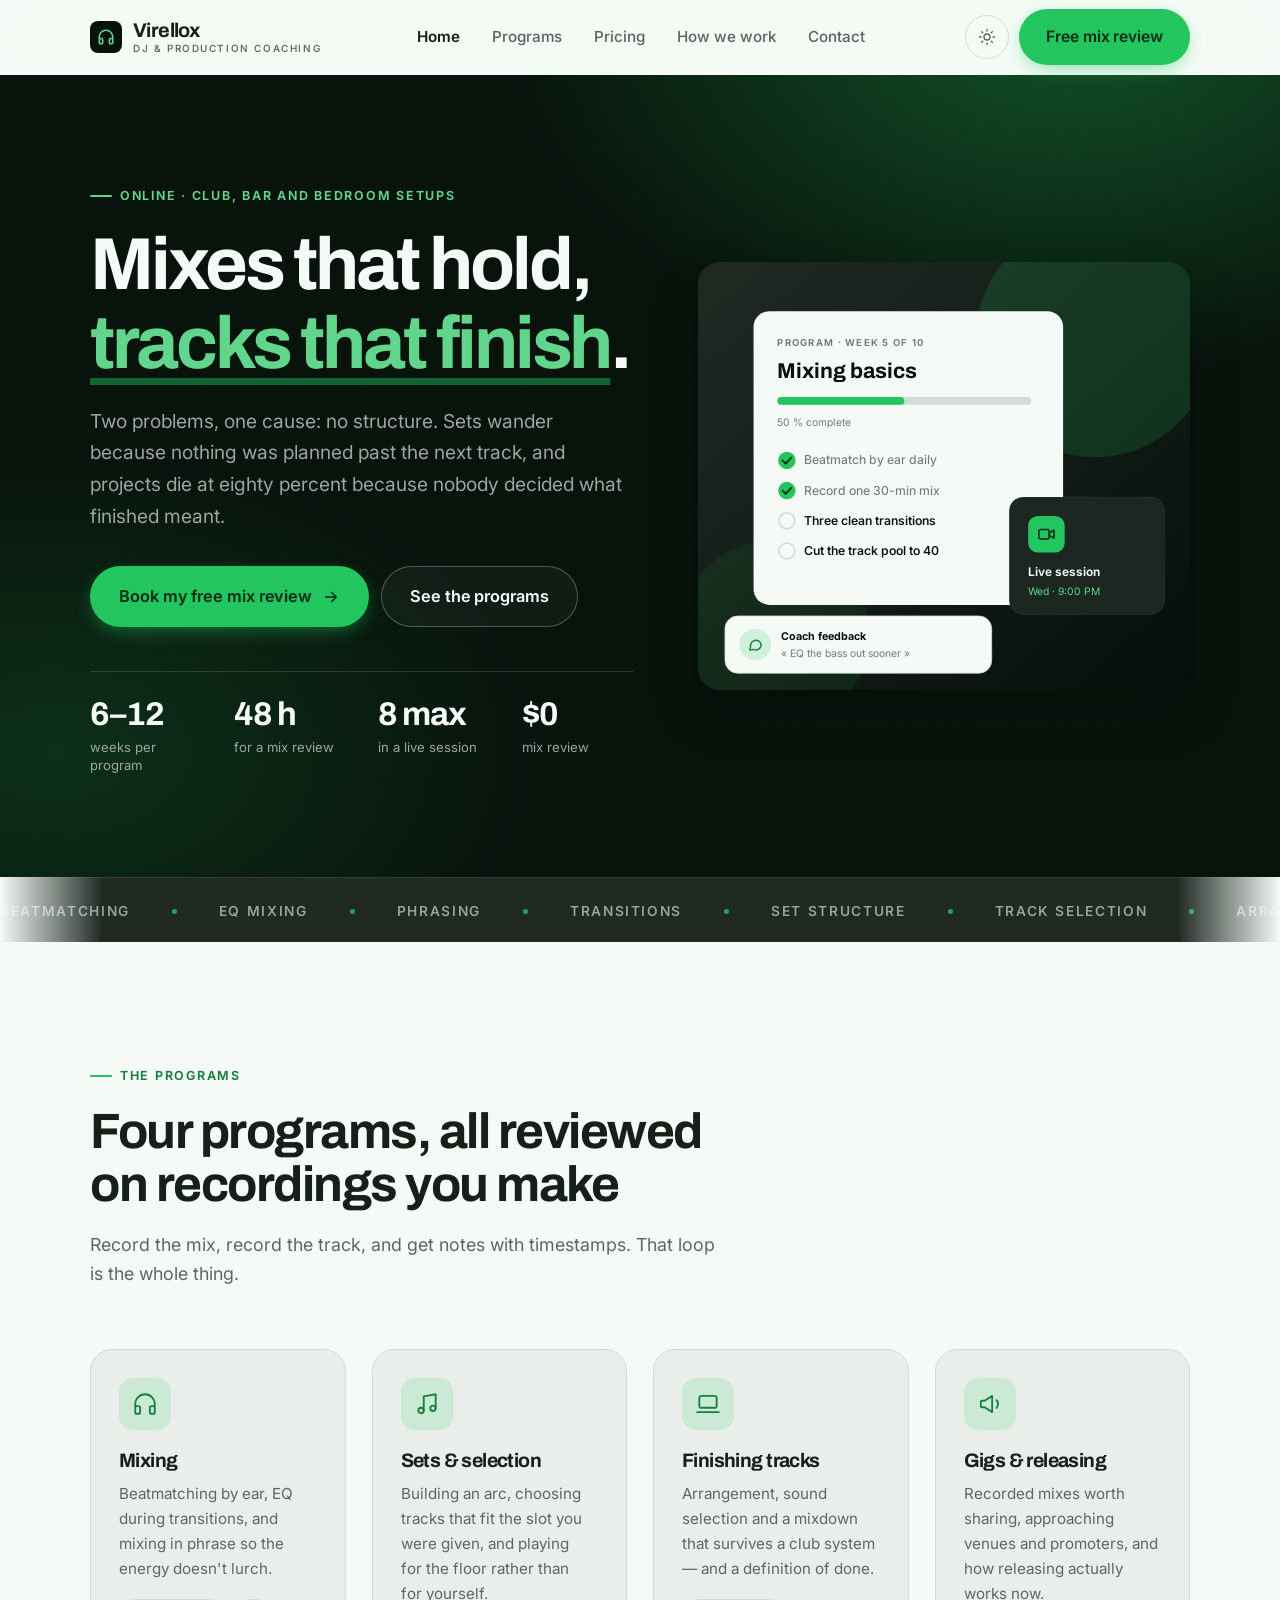
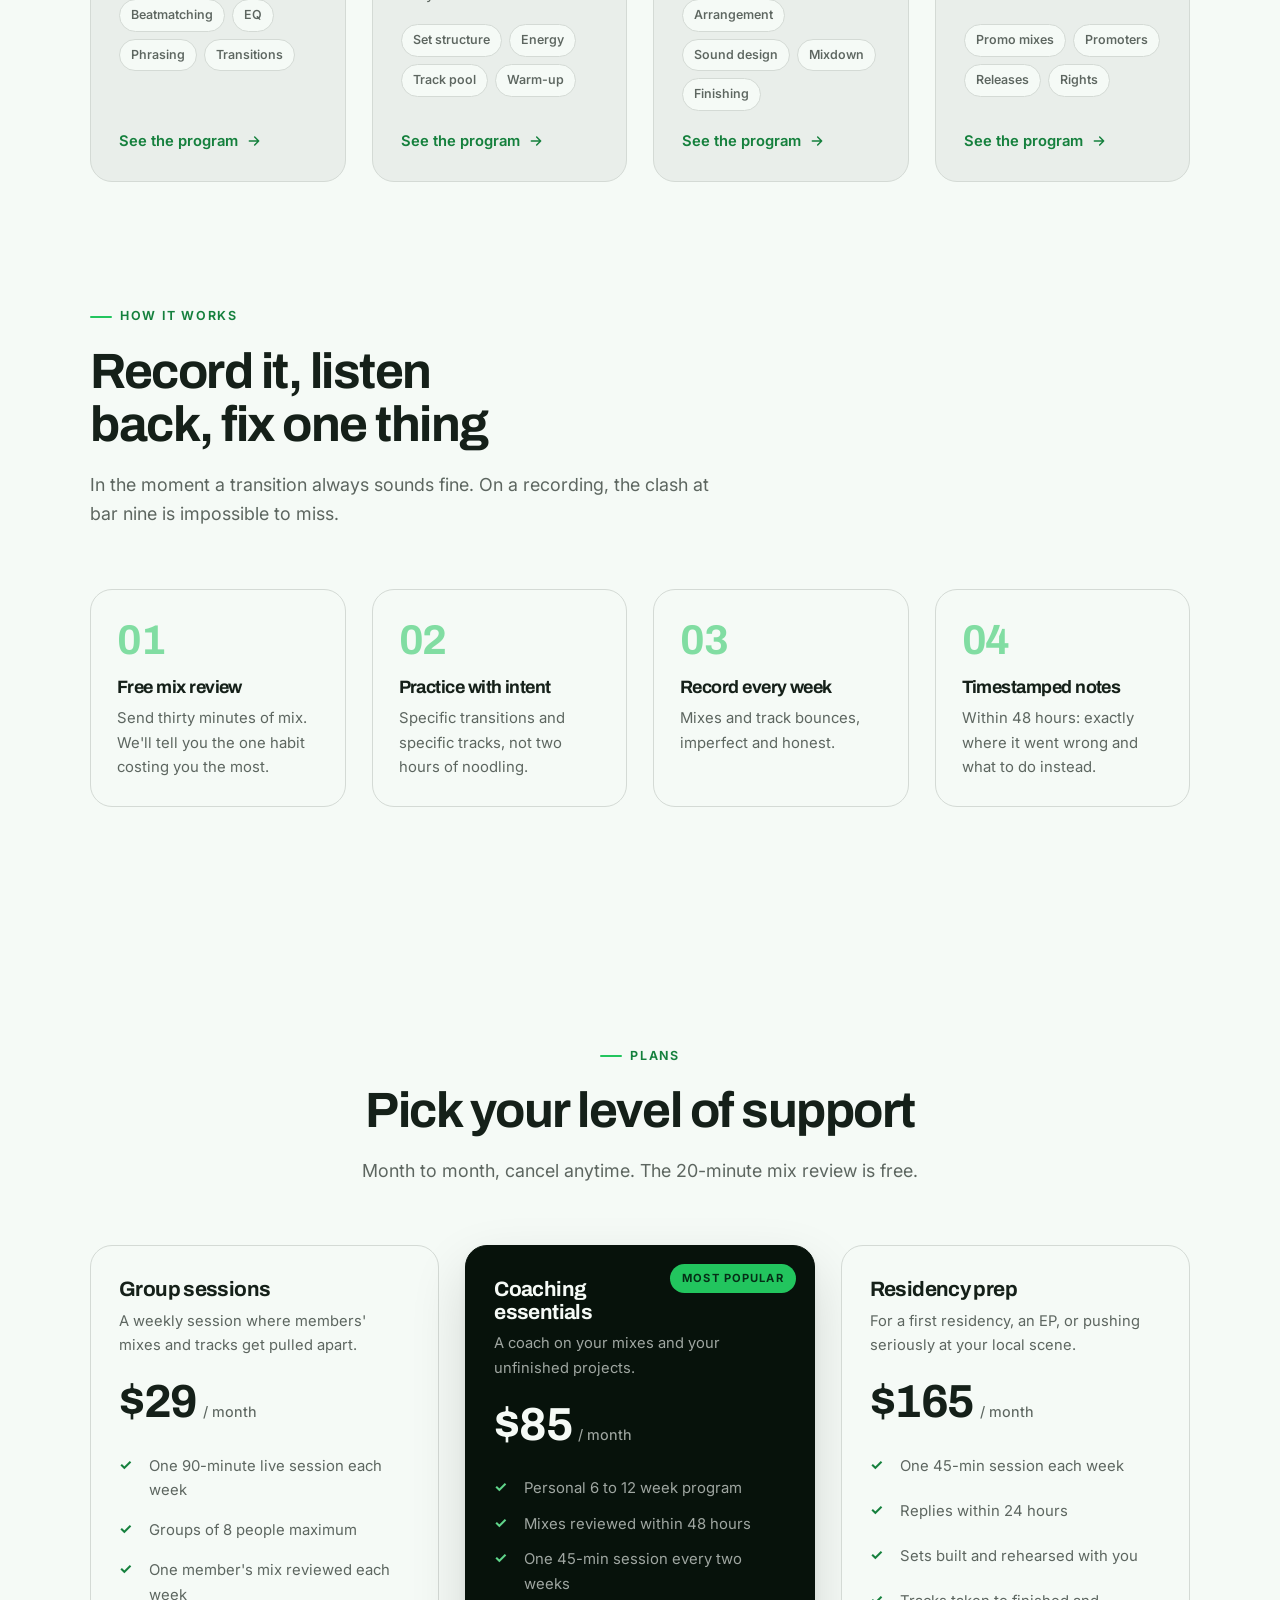
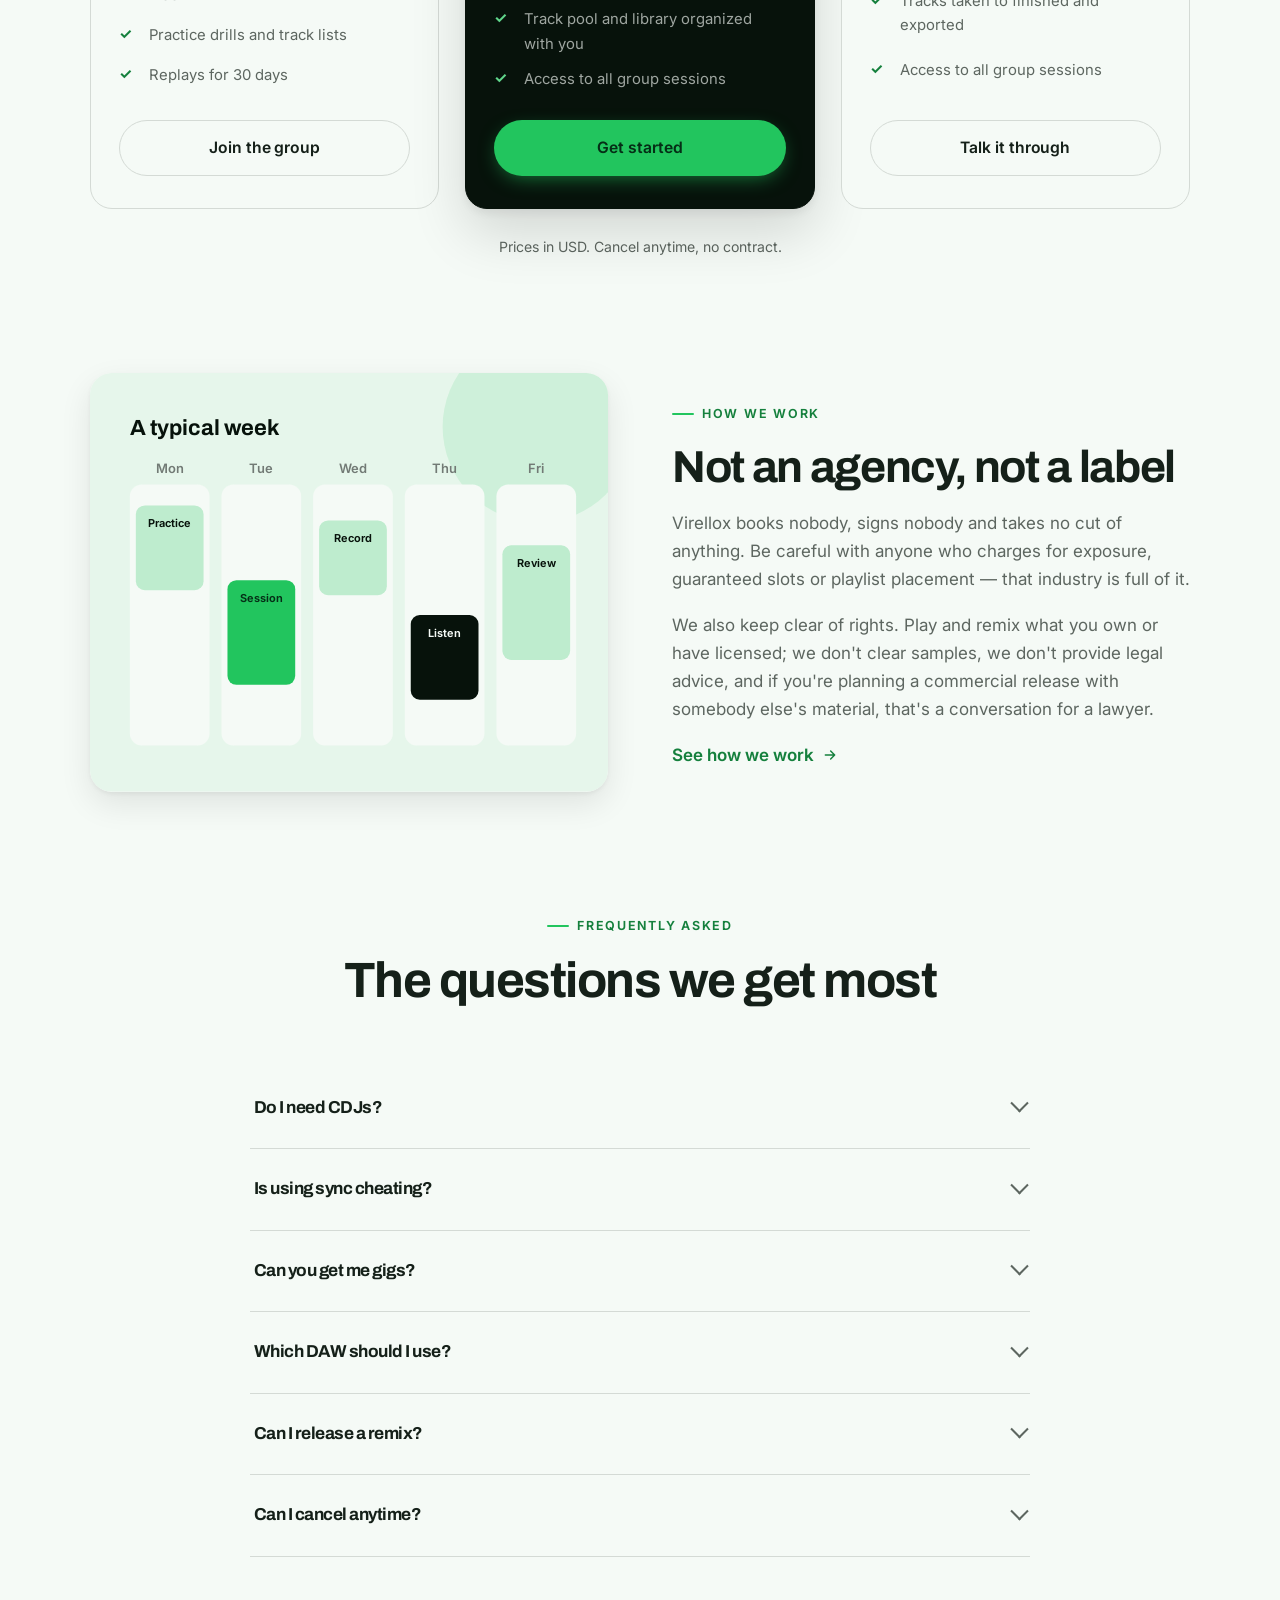
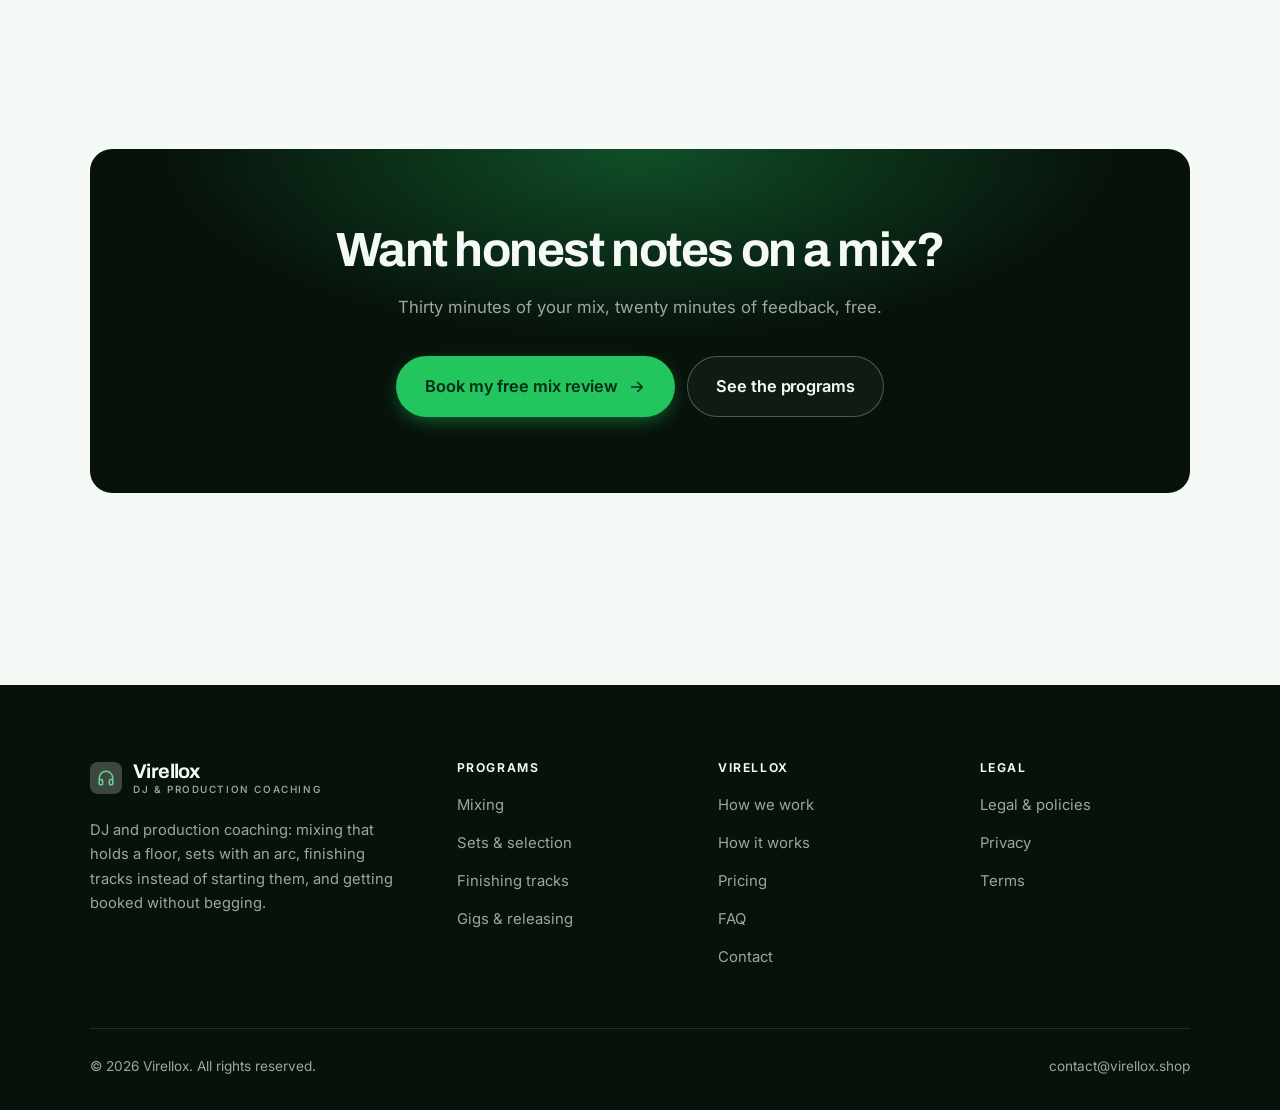
<file: index.html>
<!DOCTYPE html>
<html lang="en" class="no-js">
<head>
<meta charset="utf-8">
<meta name="viewport" content="width=device-width, initial-scale=1">
<title>Virellox — DJ coaching: mixes that hold, tracks that get finished</title>
<meta name="description" content="Online DJ and music production coaching: beatmatching and transitions, set structure, finishing tracks in your DAW, and getting your first bookings.">
<link rel="canonical" href="https://virellox.shop/">

<meta property="og:type" content="website">
<meta property="og:url" content="https://virellox.shop/">
<meta property="og:site_name" content="Virellox">
<meta property="og:locale" content="en_US">
<meta property="og:title" content="Virellox — DJ coaching: mixes that hold, tracks that get finished">
<meta property="og:description" content="Online DJ and music production coaching: beatmatching and transitions, set structure, finishing tracks in your DAW, and getting your first bookings.">
<meta name="theme-color" content="#07120b">

<link rel="icon" href="assets/img/favicon.svg" type="image/svg+xml">
<link rel="preconnect" href="https://fonts.googleapis.com">
<link rel="preconnect" href="https://fonts.gstatic.com" crossorigin>
<link rel="stylesheet" href="https://fonts.googleapis.com/css2?family=Archivo:wght@400..700&family=Inter:wght@400..700&display=swap">
<link rel="stylesheet" href="assets/css/style.css">

<!-- Thème appliqué avant le premier rendu (évite le flash) -->
<script>
document.documentElement.classList.remove('no-js');
(function(){try{var t=localStorage.getItem('site-theme');if(t){document.documentElement.setAttribute('data-theme',t);}}catch(e){}})();
</script>
<script type="application/ld+json">
{
  "@context": "https://schema.org",
  "@type": "Organization",
  "name": "Virellox",
  "url": "https://virellox.shop/",
  "email": "contact@virellox.shop",
  "description": "Online DJ and music production coaching: beatmatching and transitions, set structure, finishing tracks in your DAW, and getting your first bookings.",
  "areaServed": "US",
  "knowsLanguage": "en"
}
</script>
</head>

<body>
<a class="skip-link" href="#main">Skip to main content</a>

<header class="site-header">
  <nav class="wrap nav" aria-label="Main navigation">
    <a class="brand" href="index.html">
      <svg class="brand__mark" viewBox="0 0 64 64" aria-hidden="true">
        <rect class="bm-bg" width="64" height="64" rx="16"/>
        <g class="bm-ic" transform="translate(14 14) scale(1.5)" fill="none" stroke-width="2.1" stroke-linecap="round" stroke-linejoin="round"><path d="M3 14v-2a9 9 0 0 1 18 0v2"/><rect x="3" y="14" width="4.5" height="7" rx="1.5"/><rect x="16.5" y="14" width="4.5" height="7" rx="1.5"/></g>
      </svg>
      <span>Virellox<span class="brand__sub">DJ &amp; production coaching</span></span>
    </a>

    <ul class="nav__links" id="nav-links">
      <li><a href="index.html" aria-current="page">Home</a></li>
      <li><a href="programs.html">Programs</a></li>
      <li><a href="index.html#pricing">Pricing</a></li>
      <li><a href="about.html">How we work</a></li>
      <li><a href="contact.html">Contact</a></li>
      <li><a class="btn btn--primary" href="contact.html">Free mix review</a></li>
    </ul>

    <div class="nav__cta">
      <button class="theme-toggle" type="button" aria-label="Switch to dark theme">
        <svg class="icon-sun" viewBox="0 0 24 24" fill="none" stroke="currentColor" stroke-width="1.8" stroke-linecap="round" aria-hidden="true"><circle cx="12" cy="12" r="4"/><path d="M12 2v2m0 16v2M2 12h2m16 0h2M4.9 4.9l1.4 1.4m11.4 11.4 1.4 1.4M19.1 4.9l-1.4 1.4M6.3 17.7l-1.4 1.4"/></svg>
        <svg class="icon-moon" viewBox="0 0 24 24" fill="none" stroke="currentColor" stroke-width="1.8" stroke-linecap="round" stroke-linejoin="round" aria-hidden="true"><path d="M21 12.8A9 9 0 1 1 11.2 3a7 7 0 0 0 9.8 9.8z"/></svg>
      </button>
      <a class="btn btn--primary" href="contact.html">Free mix review</a>
      <button class="nav__toggle" type="button" aria-expanded="false" aria-controls="nav-links" aria-label="Open menu">
        <svg class="icon-open" viewBox="0 0 24 24" fill="none" stroke="currentColor" stroke-width="2" stroke-linecap="round" aria-hidden="true"><path d="M3 6h18M3 12h18M3 18h18"/></svg>
        <svg class="icon-close" viewBox="0 0 24 24" fill="none" stroke="currentColor" stroke-width="2" stroke-linecap="round" aria-hidden="true"><path d="M6 6l12 12M18 6L6 18"/></svg>
      </button>
    </div>
  </nav>
</header>

<main id="main">

<section class="hero">
  <div class="wrap hero__inner">
    <div>
      <span class="eyebrow hero__eyebrow">Online · Club, bar and bedroom setups</span>
      <h1>Mixes that hold,<br> <em>tracks that finish</em>.</h1>
      <p class="hero__lede">Two problems, one cause: no structure. Sets wander because nothing was planned past the next track, and projects die at eighty percent because nobody decided what finished meant.</p>

      <div class="hero__actions">
        <a class="btn btn--primary btn--lg" href="contact.html">Book my free mix review <svg viewBox="0 0 24 24" fill="none" stroke="currentColor" stroke-width="2.2" stroke-linecap="round" stroke-linejoin="round" aria-hidden="true"><path d="M5 12h14M13 6l6 6-6 6"/></svg></a>
        <a class="btn btn--on-dark btn--lg" href="programs.html">See the programs</a>
      </div>

      <ul class="hero__proof">
        <li><span class="stat__num">6–12</span><span class="stat__label">weeks per program</span></li>
        <li><span class="stat__num">48 h</span><span class="stat__label">for a mix review</span></li>
        <li><span class="stat__num">8 max</span><span class="stat__label">in a live session</span></li>
        <li><span class="stat__num">$0</span><span class="stat__label">mix review</span></li>
      </ul>
    </div>

    <div class="hero__art">
      <svg viewBox="0 0 620 540" role="img" aria-label="A DJ program in week 5 of 10, showing this week's practice, the next live session and coach feedback.">
        <defs>
          <linearGradient id="hbg" x1="0" y1="0" x2="1" y2="1">
            <stop offset="0" stop-color="#202a23"/><stop offset="1" stop-color="#060e09"/>
          </linearGradient>
        </defs>
        <rect width="620" height="540" rx="22" fill="url(#hbg)"/>
        <circle cx="500" cy="96" r="150" fill="#22c55e" opacity=".16"/>
        <circle cx="96" cy="470" r="120" fill="#22c55e" opacity=".08"/>

        <g style="font-family: var(--font-body)">
          <!-- Carte programme -->
          <rect x="70" y="62" width="390" height="370" rx="20" fill="#f5faf6"/>
          <text x="100" y="106" font-size="12" font-weight="650" letter-spacing="1.6" fill="#727a75">PROGRAM · WEEK 5 OF 10</text>
          <text x="100" y="146" font-size="27" font-weight="700" fill="#07120b" style="font-family: var(--font-display)">Mixing basics</text>
          <rect x="100" y="170" width="320" height="10" rx="5" fill="#d4dad5"/>
          <rect x="100" y="170" width="160" height="10" rx="5" fill="#22c55e"/>
          <text x="100" y="206" font-size="13" fill="#727a75">50 % complete</text>
          <circle cx="112" cy="250" r="11" fill="#22c55e"/><path d="M106.5 250l4 4 7-7.5" fill="none" stroke="#052e16" stroke-width="2.4" stroke-linecap="round" stroke-linejoin="round"/><text x="134" y="255" font-size="15.5" fill="#727a75" font-weight="450">Beatmatch by ear daily</text>
          <circle cx="112" cy="288" r="11" fill="#22c55e"/><path d="M106.5 288l4 4 7-7.5" fill="none" stroke="#052e16" stroke-width="2.4" stroke-linecap="round" stroke-linejoin="round"/><text x="134" y="293" font-size="15.5" fill="#727a75" font-weight="450">Record one 30-min mix</text>
          <circle cx="112" cy="326" r="10" fill="none" stroke="#d4dad5" stroke-width="2"/><text x="134" y="331" font-size="15.5" fill="#07120b" font-weight="560">Three clean transitions</text>
          <circle cx="112" cy="364" r="10" fill="none" stroke="#d4dad5" stroke-width="2"/><text x="134" y="369" font-size="15.5" fill="#07120b" font-weight="560">Cut the track pool to 40</text>

          <!-- Carte séance -->
          <rect x="392" y="296" width="196" height="148" rx="18" fill="#1d2721" stroke="#ffffff" stroke-opacity=".08"/>
          <rect x="416" y="320" width="46" height="46" rx="12" fill="#22c55e"/>
          <g transform="translate(427 331)" fill="none" stroke="#052e16" color="#052e16" stroke-width="2" stroke-linecap="round" stroke-linejoin="round"><rect x="2.5" y="6" width="13" height="12" rx="2.5"/><path d="M15.5 10.5 21.5 7v10l-6-3.5z"/></g>
          <text x="416" y="396" font-size="15" font-weight="650" fill="#f5faf6">Live session</text>
          <text x="416" y="420" font-size="13" fill="#60d58b">Wed · 9:00 PM</text>

          <!-- Retour du coach -->
          <rect x="34" y="446" width="336" height="72" rx="16" fill="#f5faf6" stroke="#d4dad5"/>
          <circle cx="72" cy="482" r="20" fill="#cff0db"/>
          <g transform="translate(62 472) scale(.84)" fill="none" stroke="#16803d" stroke-width="2.2" stroke-linecap="round" stroke-linejoin="round"><path d="M21 12a8 8 0 0 1-11.6 7.1L4 20l1-4.6A8 8 0 1 1 21 12z"/></g>
          <text x="104" y="476" font-size="13.5" font-weight="700" fill="#07120b">Coach feedback</text>
          <text x="104" y="498" font-size="13" fill="#727a75">« EQ the bass out sooner »</text>
        </g>
      </svg>
    </div>
  </div>
</section>

<div class="marquee" aria-hidden="true">
  <div class="marquee__track"><span>Beatmatching</span><span>EQ mixing</span><span>Phrasing</span><span>Transitions</span><span>Set structure</span><span>Track selection</span><span>Arrangement</span><span>Mixdown</span><span>Sampling</span><span>Bookings</span><span>Beatmatching</span><span>EQ mixing</span><span>Phrasing</span><span>Transitions</span><span>Set structure</span><span>Track selection</span><span>Arrangement</span><span>Mixdown</span><span>Sampling</span><span>Bookings</span></div>
</div>

<section class="section wrap" id="programs">
  <div class="section-head reveal">
    <span class="eyebrow">The programs</span>
    <h2>Four programs, all reviewed on recordings you make</h2>
    <p>Record the mix, record the track, and get notes with timestamps. That loop is the whole thing.</p>
  </div>
  <div class="grid grid--4 reveal-group">
    <a class="card" href="programs.html#mixing">
      <div class="card__icon"><svg viewBox="0 0 24 24" fill="none" stroke="currentColor" stroke-width="1.7" stroke-linecap="round" stroke-linejoin="round" aria-hidden="true"><path d="M3 14v-2a9 9 0 0 1 18 0v2"/><rect x="3" y="14" width="4.5" height="7" rx="1.5"/><rect x="16.5" y="14" width="4.5" height="7" rx="1.5"/></svg></div>
      <h3>Mixing</h3>
      <p>Beatmatching by ear, EQ during transitions, and mixing in phrase so the energy doesn't lurch.</p>
      <ul class="tags"><li>Beatmatching</li><li>EQ</li><li>Phrasing</li><li>Transitions</li></ul>
      <span class="arrow-link">See the program <svg viewBox="0 0 24 24" fill="none" stroke="currentColor" stroke-width="2.2" stroke-linecap="round" stroke-linejoin="round" aria-hidden="true"><path d="M5 12h14M13 6l6 6-6 6"/></svg></span>
    </a>
    <a class="card" href="programs.html#sets">
      <div class="card__icon"><svg viewBox="0 0 24 24" fill="none" stroke="currentColor" stroke-width="1.7" stroke-linecap="round" stroke-linejoin="round" aria-hidden="true"><path d="M9 18V5l11-2v13"/><circle cx="6.5" cy="18" r="2.5"/><circle cx="17.5" cy="16" r="2.5"/></svg></div>
      <h3>Sets &amp; selection</h3>
      <p>Building an arc, choosing tracks that fit the slot you were given, and playing for the floor rather than for yourself.</p>
      <ul class="tags"><li>Set structure</li><li>Energy</li><li>Track pool</li><li>Warm-up</li></ul>
      <span class="arrow-link">See the program <svg viewBox="0 0 24 24" fill="none" stroke="currentColor" stroke-width="2.2" stroke-linecap="round" stroke-linejoin="round" aria-hidden="true"><path d="M5 12h14M13 6l6 6-6 6"/></svg></span>
    </a>
    <a class="card" href="programs.html#production">
      <div class="card__icon"><svg viewBox="0 0 24 24" fill="none" stroke="currentColor" stroke-width="1.7" stroke-linecap="round" stroke-linejoin="round" aria-hidden="true"><rect x="4" y="4.5" width="16" height="11" rx="2"/><path d="M2 19.5h20"/></svg></div>
      <h3>Finishing tracks</h3>
      <p>Arrangement, sound selection and a mixdown that survives a club system — and a definition of done.</p>
      <ul class="tags"><li>Arrangement</li><li>Sound design</li><li>Mixdown</li><li>Finishing</li></ul>
      <span class="arrow-link">See the program <svg viewBox="0 0 24 24" fill="none" stroke="currentColor" stroke-width="2.2" stroke-linecap="round" stroke-linejoin="round" aria-hidden="true"><path d="M5 12h14M13 6l6 6-6 6"/></svg></span>
    </a>
    <a class="card" href="programs.html#gigs">
      <div class="card__icon"><svg viewBox="0 0 24 24" fill="none" stroke="currentColor" stroke-width="1.7" stroke-linecap="round" stroke-linejoin="round" aria-hidden="true"><path d="M3.5 10v4a1 1 0 0 0 1 1H7l7 4.5v-15L7 9H4.5a1 1 0 0 0-1 1zM18 8.5a5 5 0 0 1 0 7"/></svg></div>
      <h3>Gigs &amp; releasing</h3>
      <p>Recorded mixes worth sharing, approaching venues and promoters, and how releasing actually works now.</p>
      <ul class="tags"><li>Promo mixes</li><li>Promoters</li><li>Releases</li><li>Rights</li></ul>
      <span class="arrow-link">See the program <svg viewBox="0 0 24 24" fill="none" stroke="currentColor" stroke-width="2.2" stroke-linecap="round" stroke-linejoin="round" aria-hidden="true"><path d="M5 12h14M13 6l6 6-6 6"/></svg></span>
    </a>
  </div>
</section>

<section class="section section--flush wrap" id="how-it-works">
  <div class="section-head reveal">
    <span class="eyebrow">How it works</span>
    <h2>Record it, listen back, fix one thing</h2>
    <p>In the moment a transition always sounds fine. On a recording, the clash at bar nine is impossible to miss.</p>
  </div>
  <div class="grid grid--4 steps reveal-group">
    <article class="step">
      <h3>Free mix review</h3>
      <p>Send thirty minutes of mix. We'll tell you the one habit costing you the most.</p>
    </article>
    <article class="step">
      <h3>Practice with intent</h3>
      <p>Specific transitions and specific tracks, not two hours of noodling.</p>
    </article>
    <article class="step">
      <h3>Record every week</h3>
      <p>Mixes and track bounces, imperfect and honest.</p>
    </article>
    <article class="step">
      <h3>Timestamped notes</h3>
      <p>Within 48 hours: exactly where it went wrong and what to do instead.</p>
    </article>
  </div>
</section>

<section class="section wrap" id="pricing">
  <div class="section-head section-head--center reveal">
    <span class="eyebrow">Plans</span>
    <h2>Pick your level of support</h2>
    <p>Month to month, cancel anytime. The 20-minute mix review is free.</p>
  </div>
  <div class="grid grid--3 plans reveal-group">
    <article class="plan">
      
      <h3>Group sessions</h3>
      <p class="plan__desc">A weekly session where members' mixes and tracks get pulled apart.</p>
      <p class="plan__price">$29<span class="plan__period">/ month</span></p>
      <ul class="plan__features">
        <li>One 90-minute live session each week</li>
        <li>Groups of 8 people maximum</li>
        <li>One member's mix reviewed each week</li>
        <li>Practice drills and track lists</li>
        <li>Replays for 30 days</li>
      </ul>
      <a class="btn btn--ghost btn--block" href="contact.html">Join the group</a>
    </article>
    <article class="plan plan--featured">
      <span class="plan__tag">Most popular</span>
      <h3>Coaching essentials</h3>
      <p class="plan__desc">A coach on your mixes and your unfinished projects.</p>
      <p class="plan__price">$85<span class="plan__period">/ month</span></p>
      <ul class="plan__features">
        <li>Personal 6 to 12 week program</li>
        <li>Mixes reviewed within 48 hours</li>
        <li>One 45-min session every two weeks</li>
        <li>Track pool and library organized with you</li>
        <li>Access to all group sessions</li>
      </ul>
      <a class="btn btn--primary btn--block" href="contact.html">Get started</a>
    </article>
    <article class="plan">
      
      <h3>Residency prep</h3>
      <p class="plan__desc">For a first residency, an EP, or pushing seriously at your local scene.</p>
      <p class="plan__price">$165<span class="plan__period">/ month</span></p>
      <ul class="plan__features">
        <li>One 45-min session each week</li>
        <li>Replies within 24 hours</li>
        <li>Sets built and rehearsed with you</li>
        <li>Tracks taken to finished and exported</li>
        <li>Access to all group sessions</li>
      </ul>
      <a class="btn btn--ghost btn--block" href="contact.html">Talk it through</a>
    </article>
  </div>
  <p class="plans-note">Prices in USD. Cancel anytime, no contract.</p>
</section>

<section class="section section--flush wrap">
  <div class="split reveal">
    <div class="split__art">
      <svg viewBox="0 0 520 420" role="img" aria-label="Example of a typical week: Practice, Session, Record, Listen, Review.">
        <rect width="520" height="420" rx="20" fill="#e6f6eb"/>
        <circle cx="450" cy="54" r="96" fill="#22c55e" opacity=".12"/>
        <g style="font-family: var(--font-body)">
        <text x="40" y="62" font-size="22" font-weight="700" fill="#07120b" style="font-family: var(--font-display)">A typical week</text>
        <text x="80" y="100" text-anchor="middle" font-size="13" font-weight="600" fill="#727a75">Mon</text>
        <rect x="40" y="112" width="80" height="262" rx="12" fill="#f5faf6"/>
        <rect x="46" y="133" width="68" height="85" rx="9" fill="#beecce"/>
        <text x="80" y="155" text-anchor="middle" font-size="11" font-weight="650" fill="#07120b">Practice</text>
        <text x="172" y="100" text-anchor="middle" font-size="13" font-weight="600" fill="#727a75">Tue</text>
        <rect x="132" y="112" width="80" height="262" rx="12" fill="#f5faf6"/>
        <rect x="138" y="208" width="68" height="105" rx="9" fill="#22c55e"/>
        <text x="172" y="230" text-anchor="middle" font-size="11" font-weight="650" fill="#052e16">Session</text>
        <text x="264" y="100" text-anchor="middle" font-size="13" font-weight="600" fill="#727a75">Wed</text>
        <rect x="224" y="112" width="80" height="262" rx="12" fill="#f5faf6"/>
        <rect x="230" y="148" width="68" height="75" rx="9" fill="#beecce"/>
        <text x="264" y="170" text-anchor="middle" font-size="11" font-weight="650" fill="#07120b">Record</text>
        <text x="356" y="100" text-anchor="middle" font-size="13" font-weight="600" fill="#727a75">Thu</text>
        <rect x="316" y="112" width="80" height="262" rx="12" fill="#f5faf6"/>
        <rect x="322" y="243" width="68" height="85" rx="9" fill="#07120b"/>
        <text x="356" y="265" text-anchor="middle" font-size="11" font-weight="650" fill="#f5faf6">Listen</text>
        <text x="448" y="100" text-anchor="middle" font-size="13" font-weight="600" fill="#727a75">Fri</text>
        <rect x="408" y="112" width="80" height="262" rx="12" fill="#f5faf6"/>
        <rect x="414" y="173" width="68" height="115" rx="9" fill="#beecce"/>
        <text x="448" y="195" text-anchor="middle" font-size="11" font-weight="650" fill="#07120b">Review</text>
        </g>
      </svg>
    </div>
    <div>
      <span class="eyebrow">How we work</span>
      <h2>Not an agency, not a label</h2>
      <p>Virellox books nobody, signs nobody and takes no cut of anything. Be careful with anyone who charges for exposure, guaranteed slots or playlist placement — that industry is full of it.</p>
      <p>We also keep clear of rights. Play and remix what you own or have licensed; we don't clear samples, we don't provide legal advice, and if you're planning a commercial release with somebody else's material, that's a conversation for a lawyer.</p>
      <p><a class="arrow-link" href="about.html">See how we work <svg viewBox="0 0 24 24" fill="none" stroke="currentColor" stroke-width="2.2" stroke-linecap="round" stroke-linejoin="round" aria-hidden="true"><path d="M5 12h14M13 6l6 6-6 6"/></svg></a></p>
    </div>
  </div>
</section>

<section class="section section--flush wrap" id="faq">
  <div class="section-head section-head--center reveal">
    <span class="eyebrow">Frequently asked</span>
    <h2>The questions we get most</h2>
  </div>
  <div class="faq reveal">
    <details>
      <summary>Do I need CDJs?</summary>
      <p>No. A basic controller teaches everything that matters, and we'll cover the differences so club gear isn't a shock. We sell nothing and recommend by need.</p>
    </details>
    <details>
      <summary>Is using sync cheating?</summary>
      <p>It's a tool. We teach beatmatching by ear anyway, because it builds the timing awareness that makes everything else easier — then use sync if you like.</p>
    </details>
    <details>
      <summary>Can you get me gigs?</summary>
      <p>No. We're not an agency and take no commission. We coach the skills and the approach; bookings come from your local scene.</p>
    </details>
    <details>
      <summary>Which DAW should I use?</summary>
      <p>The one you already have. Switching is the most common form of procrastination in production, and we'll say so bluntly.</p>
    </details>
    <details>
      <summary>Can I release a remix?</summary>
      <p>Only with the rights to do so. We explain how it generally works and we're not lawyers — clearance is a legal matter, not a coaching one.</p>
    </details>
    <details>
      <summary>Can I cancel anytime?</summary>
      <p>Yes. No contract, no minimum term. Access stays open until the end of the month you already paid for.</p>
    </details>
  </div>
</section>

<section class="wrap section--tight">
  <div class="cta-band reveal">
    <h2>Want honest notes on a mix?</h2>
    <p>Thirty minutes of your mix, twenty minutes of feedback, free.</p>
    <div class="hero__actions">
      <a class="btn btn--primary btn--lg" href="contact.html">Book my free mix review <svg viewBox="0 0 24 24" fill="none" stroke="currentColor" stroke-width="2.2" stroke-linecap="round" stroke-linejoin="round" aria-hidden="true"><path d="M5 12h14M13 6l6 6-6 6"/></svg></a>
      <a class="btn btn--on-dark btn--lg" href="programs.html">See the programs</a>
    </div>
  </div>
</section>

</main>

<footer class="site-footer">
  <div class="wrap">
    <div class="footer__grid">
      <div class="footer__brand">
        <a class="brand" href="index.html">
          <svg class="brand__mark" viewBox="0 0 64 64" aria-hidden="true">
        <rect class="bm-bg" width="64" height="64" rx="16"/>
        <g class="bm-ic" transform="translate(14 14) scale(1.5)" fill="none" stroke-width="2.1" stroke-linecap="round" stroke-linejoin="round"><path d="M3 14v-2a9 9 0 0 1 18 0v2"/><rect x="3" y="14" width="4.5" height="7" rx="1.5"/><rect x="16.5" y="14" width="4.5" height="7" rx="1.5"/></g>
      </svg>
          <span>Virellox<span class="brand__sub">DJ &amp; production coaching</span></span>
        </a>
        <p>DJ and production coaching: mixing that holds a floor, sets with an arc, finishing tracks instead of starting them, and getting booked without begging.</p>
      </div>

      <div class="footer__col">
        <h4>Programs</h4>
        <ul>
          <li><a href="programs.html#mixing">Mixing</a></li>
          <li><a href="programs.html#sets">Sets &amp; selection</a></li>
          <li><a href="programs.html#production">Finishing tracks</a></li>
          <li><a href="programs.html#gigs">Gigs &amp; releasing</a></li>
        </ul>
      </div>

      <div class="footer__col">
        <h4>Virellox</h4>
        <ul>
          <li><a href="about.html">How we work</a></li>
          <li><a href="index.html#how-it-works">How it works</a></li>
          <li><a href="index.html#pricing">Pricing</a></li>
          <li><a href="index.html#faq">FAQ</a></li>
          <li><a href="contact.html">Contact</a></li>
        </ul>
      </div>

      <div class="footer__col">
        <h4>Legal</h4>
        <ul>
          <li><a href="legal.html">Legal &amp; policies</a></li>
          <li><a href="legal.html#privacy">Privacy</a></li>
          <li><a href="legal.html#terms">Terms</a></li>
        </ul>
      </div>
    </div>

    <div class="footer__bottom">
      <p>© <span data-year>2026</span> Virellox. All rights reserved.</p>
      <p><a href="mailto:contact@virellox.shop">contact@virellox.shop</a></p>
    </div>
  </div>
</footer>

<script src="assets/js/main.js" defer></script>
</body>
</html>
</file>
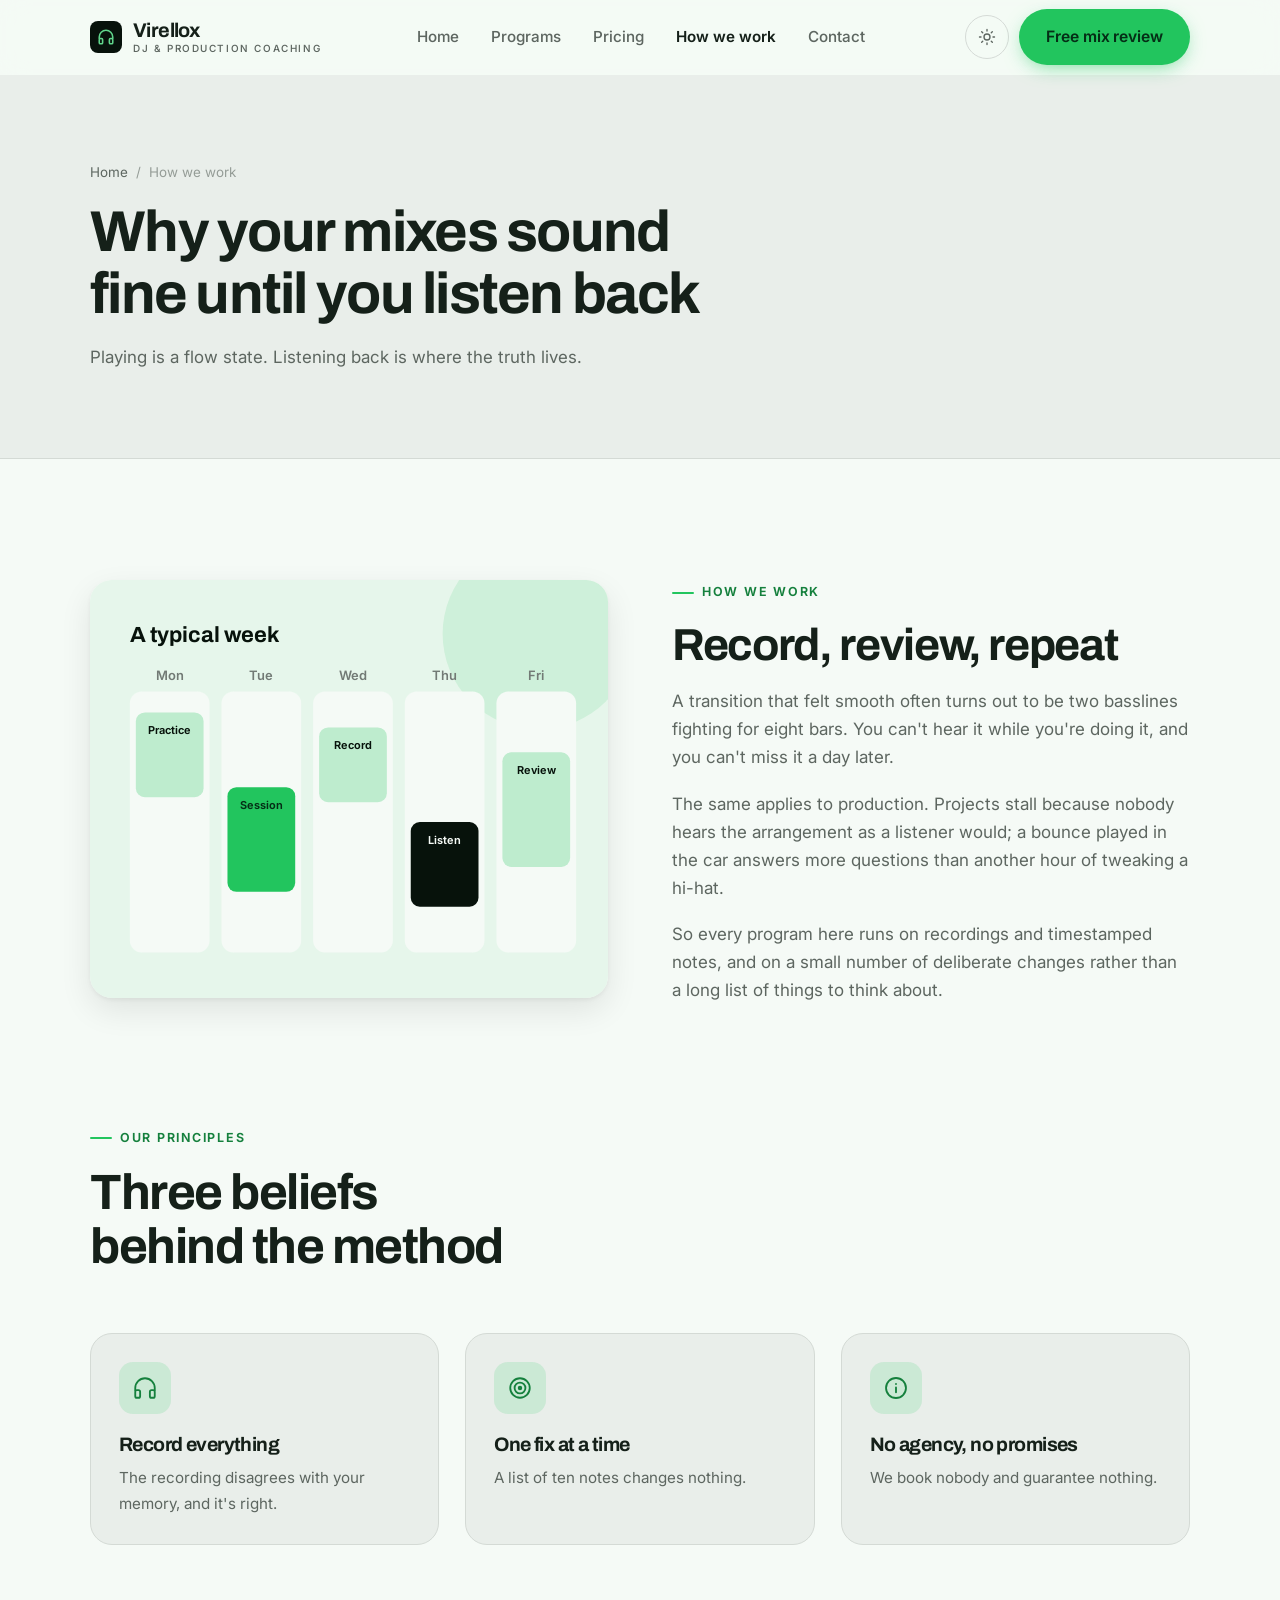
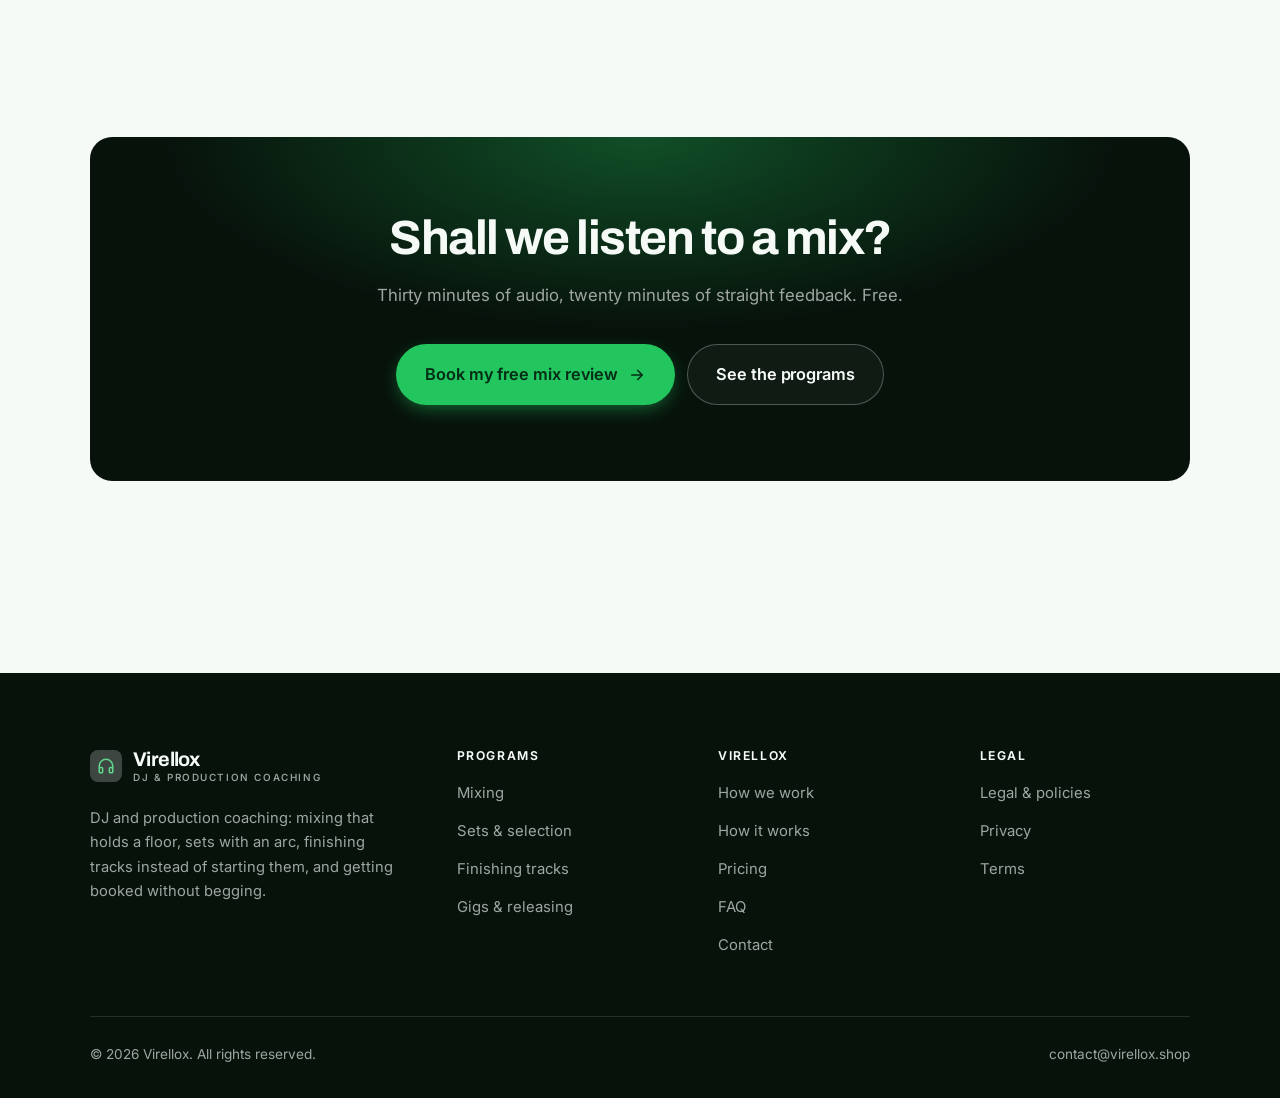
<file: about.html>
<!DOCTYPE html>
<html lang="en" class="no-js">
<head>
<meta charset="utf-8">
<meta name="viewport" content="width=device-width, initial-scale=1">
<title>How we work — Virellox</title>
<meta name="description" content="Why recording yourself is the fastest route to better mixes, and what Virellox refuses to promise.">
<link rel="canonical" href="https://virellox.shop/about.html">

<meta property="og:type" content="website">
<meta property="og:url" content="https://virellox.shop/about.html">
<meta property="og:site_name" content="Virellox">
<meta property="og:locale" content="en_US">
<meta property="og:title" content="How we work — Virellox">
<meta property="og:description" content="Why recording yourself is the fastest route to better mixes, and what Virellox refuses to promise.">
<meta name="theme-color" content="#07120b">

<link rel="icon" href="assets/img/favicon.svg" type="image/svg+xml">
<link rel="preconnect" href="https://fonts.googleapis.com">
<link rel="preconnect" href="https://fonts.gstatic.com" crossorigin>
<link rel="stylesheet" href="https://fonts.googleapis.com/css2?family=Archivo:wght@400..700&family=Inter:wght@400..700&display=swap">
<link rel="stylesheet" href="assets/css/style.css">

<!-- Thème appliqué avant le premier rendu (évite le flash) -->
<script>
document.documentElement.classList.remove('no-js');
(function(){try{var t=localStorage.getItem('site-theme');if(t){document.documentElement.setAttribute('data-theme',t);}}catch(e){}})();
</script>
</head>

<body>
<a class="skip-link" href="#main">Skip to main content</a>

<header class="site-header">
  <nav class="wrap nav" aria-label="Main navigation">
    <a class="brand" href="index.html">
      <svg class="brand__mark" viewBox="0 0 64 64" aria-hidden="true">
        <rect class="bm-bg" width="64" height="64" rx="16"/>
        <g class="bm-ic" transform="translate(14 14) scale(1.5)" fill="none" stroke-width="2.1" stroke-linecap="round" stroke-linejoin="round"><path d="M3 14v-2a9 9 0 0 1 18 0v2"/><rect x="3" y="14" width="4.5" height="7" rx="1.5"/><rect x="16.5" y="14" width="4.5" height="7" rx="1.5"/></g>
      </svg>
      <span>Virellox<span class="brand__sub">DJ &amp; production coaching</span></span>
    </a>

    <ul class="nav__links" id="nav-links">
      <li><a href="index.html">Home</a></li>
      <li><a href="programs.html">Programs</a></li>
      <li><a href="index.html#pricing">Pricing</a></li>
      <li><a href="about.html" aria-current="page">How we work</a></li>
      <li><a href="contact.html">Contact</a></li>
      <li><a class="btn btn--primary" href="contact.html">Free mix review</a></li>
    </ul>

    <div class="nav__cta">
      <button class="theme-toggle" type="button" aria-label="Switch to dark theme">
        <svg class="icon-sun" viewBox="0 0 24 24" fill="none" stroke="currentColor" stroke-width="1.8" stroke-linecap="round" aria-hidden="true"><circle cx="12" cy="12" r="4"/><path d="M12 2v2m0 16v2M2 12h2m16 0h2M4.9 4.9l1.4 1.4m11.4 11.4 1.4 1.4M19.1 4.9l-1.4 1.4M6.3 17.7l-1.4 1.4"/></svg>
        <svg class="icon-moon" viewBox="0 0 24 24" fill="none" stroke="currentColor" stroke-width="1.8" stroke-linecap="round" stroke-linejoin="round" aria-hidden="true"><path d="M21 12.8A9 9 0 1 1 11.2 3a7 7 0 0 0 9.8 9.8z"/></svg>
      </button>
      <a class="btn btn--primary" href="contact.html">Free mix review</a>
      <button class="nav__toggle" type="button" aria-expanded="false" aria-controls="nav-links" aria-label="Open menu">
        <svg class="icon-open" viewBox="0 0 24 24" fill="none" stroke="currentColor" stroke-width="2" stroke-linecap="round" aria-hidden="true"><path d="M3 6h18M3 12h18M3 18h18"/></svg>
        <svg class="icon-close" viewBox="0 0 24 24" fill="none" stroke="currentColor" stroke-width="2" stroke-linecap="round" aria-hidden="true"><path d="M6 6l12 12M18 6L6 18"/></svg>
      </button>
    </div>
  </nav>
</header>

<main id="main">

<section class="page-head">
  <div class="wrap">
    <nav class="breadcrumb" aria-label="Breadcrumb">
      <a href="index.html">Home</a><span>/</span><span aria-current="page">How we work</span>
    </nav>
    <h1>Why your mixes sound fine until you listen back</h1>
    <p>Playing is a flow state. Listening back is where the truth lives.</p>
  </div>
</section>

<section class="section wrap">
  <div class="split reveal">
    <div class="split__art">
      <svg viewBox="0 0 520 420" role="img" aria-label="Example of a typical week: Practice, Session, Record, Listen, Review.">
        <rect width="520" height="420" rx="20" fill="#e6f6eb"/>
        <circle cx="450" cy="54" r="96" fill="#22c55e" opacity=".12"/>
        <g style="font-family: var(--font-body)">
        <text x="40" y="62" font-size="22" font-weight="700" fill="#07120b" style="font-family: var(--font-display)">A typical week</text>
        <text x="80" y="100" text-anchor="middle" font-size="13" font-weight="600" fill="#727a75">Mon</text>
        <rect x="40" y="112" width="80" height="262" rx="12" fill="#f5faf6"/>
        <rect x="46" y="133" width="68" height="85" rx="9" fill="#beecce"/>
        <text x="80" y="155" text-anchor="middle" font-size="11" font-weight="650" fill="#07120b">Practice</text>
        <text x="172" y="100" text-anchor="middle" font-size="13" font-weight="600" fill="#727a75">Tue</text>
        <rect x="132" y="112" width="80" height="262" rx="12" fill="#f5faf6"/>
        <rect x="138" y="208" width="68" height="105" rx="9" fill="#22c55e"/>
        <text x="172" y="230" text-anchor="middle" font-size="11" font-weight="650" fill="#052e16">Session</text>
        <text x="264" y="100" text-anchor="middle" font-size="13" font-weight="600" fill="#727a75">Wed</text>
        <rect x="224" y="112" width="80" height="262" rx="12" fill="#f5faf6"/>
        <rect x="230" y="148" width="68" height="75" rx="9" fill="#beecce"/>
        <text x="264" y="170" text-anchor="middle" font-size="11" font-weight="650" fill="#07120b">Record</text>
        <text x="356" y="100" text-anchor="middle" font-size="13" font-weight="600" fill="#727a75">Thu</text>
        <rect x="316" y="112" width="80" height="262" rx="12" fill="#f5faf6"/>
        <rect x="322" y="243" width="68" height="85" rx="9" fill="#07120b"/>
        <text x="356" y="265" text-anchor="middle" font-size="11" font-weight="650" fill="#f5faf6">Listen</text>
        <text x="448" y="100" text-anchor="middle" font-size="13" font-weight="600" fill="#727a75">Fri</text>
        <rect x="408" y="112" width="80" height="262" rx="12" fill="#f5faf6"/>
        <rect x="414" y="173" width="68" height="115" rx="9" fill="#beecce"/>
        <text x="448" y="195" text-anchor="middle" font-size="11" font-weight="650" fill="#07120b">Review</text>
        </g>
      </svg>
    </div>
    <div>
      <span class="eyebrow">How we work</span>
      <h2>Record, review, repeat</h2>
      <p>A transition that felt smooth often turns out to be two basslines fighting for eight bars. You can't hear it while you're doing it, and you can't miss it a day later.</p>
      <p>The same applies to production. Projects stall because nobody hears the arrangement as a listener would; a bounce played in the car answers more questions than another hour of tweaking a hi-hat.</p>
      <p>So every program here runs on recordings and timestamped notes, and on a small number of deliberate changes rather than a long list of things to think about.</p>
      <!--
        TO DO: add a short introduction of the coach (name, real background),
        with a photo if possible. Do not invent credentials — see README.md.
      -->
    </div>
  </div>
</section>

<section class="section section--flush wrap">
  <div class="section-head reveal">
    <span class="eyebrow">Our principles</span>
    <h2>Three beliefs behind the method</h2>
  </div>
  <div class="grid grid--3 reveal-group">
    <article class="card">
      <div class="card__icon"><svg viewBox="0 0 24 24" fill="none" stroke="currentColor" stroke-width="1.7" stroke-linecap="round" stroke-linejoin="round" aria-hidden="true"><path d="M3 14v-2a9 9 0 0 1 18 0v2"/><rect x="3" y="14" width="4.5" height="7" rx="1.5"/><rect x="16.5" y="14" width="4.5" height="7" rx="1.5"/></svg></div>
      <h3>Record everything</h3>
      <p>The recording disagrees with your memory, and it's right.</p>
    </article>
    <article class="card">
      <div class="card__icon"><svg viewBox="0 0 24 24" fill="none" stroke="currentColor" stroke-width="1.7" stroke-linecap="round" stroke-linejoin="round" aria-hidden="true"><circle cx="12" cy="12" r="9"/><circle cx="12" cy="12" r="5"/><circle cx="12" cy="12" r="1.2" fill="currentColor"/></svg></div>
      <h3>One fix at a time</h3>
      <p>A list of ten notes changes nothing.</p>
    </article>
    <article class="card">
      <div class="card__icon"><svg viewBox="0 0 24 24" fill="none" stroke="currentColor" stroke-width="1.7" stroke-linecap="round" stroke-linejoin="round" aria-hidden="true"><circle cx="12" cy="12" r="9.2"/><path d="M12 16v-4.5M12 8.2v.1"/></svg></div>
      <h3>No agency, no promises</h3>
      <p>We book nobody and guarantee nothing.</p>
    </article>
  </div>
</section>

<section class="wrap section--tight">
  <div class="cta-band reveal">
    <h2>Shall we listen to a mix?</h2>
    <p>Thirty minutes of audio, twenty minutes of straight feedback. Free.</p>
    <div class="hero__actions">
      <a class="btn btn--primary btn--lg" href="contact.html">Book my free mix review <svg viewBox="0 0 24 24" fill="none" stroke="currentColor" stroke-width="2.2" stroke-linecap="round" stroke-linejoin="round" aria-hidden="true"><path d="M5 12h14M13 6l6 6-6 6"/></svg></a>
      <a class="btn btn--on-dark btn--lg" href="programs.html">See the programs</a>
    </div>
  </div>
</section>

</main>

<footer class="site-footer">
  <div class="wrap">
    <div class="footer__grid">
      <div class="footer__brand">
        <a class="brand" href="index.html">
          <svg class="brand__mark" viewBox="0 0 64 64" aria-hidden="true">
        <rect class="bm-bg" width="64" height="64" rx="16"/>
        <g class="bm-ic" transform="translate(14 14) scale(1.5)" fill="none" stroke-width="2.1" stroke-linecap="round" stroke-linejoin="round"><path d="M3 14v-2a9 9 0 0 1 18 0v2"/><rect x="3" y="14" width="4.5" height="7" rx="1.5"/><rect x="16.5" y="14" width="4.5" height="7" rx="1.5"/></g>
      </svg>
          <span>Virellox<span class="brand__sub">DJ &amp; production coaching</span></span>
        </a>
        <p>DJ and production coaching: mixing that holds a floor, sets with an arc, finishing tracks instead of starting them, and getting booked without begging.</p>
      </div>

      <div class="footer__col">
        <h4>Programs</h4>
        <ul>
          <li><a href="programs.html#mixing">Mixing</a></li>
          <li><a href="programs.html#sets">Sets &amp; selection</a></li>
          <li><a href="programs.html#production">Finishing tracks</a></li>
          <li><a href="programs.html#gigs">Gigs &amp; releasing</a></li>
        </ul>
      </div>

      <div class="footer__col">
        <h4>Virellox</h4>
        <ul>
          <li><a href="about.html">How we work</a></li>
          <li><a href="index.html#how-it-works">How it works</a></li>
          <li><a href="index.html#pricing">Pricing</a></li>
          <li><a href="index.html#faq">FAQ</a></li>
          <li><a href="contact.html">Contact</a></li>
        </ul>
      </div>

      <div class="footer__col">
        <h4>Legal</h4>
        <ul>
          <li><a href="legal.html">Legal &amp; policies</a></li>
          <li><a href="legal.html#privacy">Privacy</a></li>
          <li><a href="legal.html#terms">Terms</a></li>
        </ul>
      </div>
    </div>

    <div class="footer__bottom">
      <p>© <span data-year>2026</span> Virellox. All rights reserved.</p>
      <p><a href="mailto:contact@virellox.shop">contact@virellox.shop</a></p>
    </div>
  </div>
</footer>

<script src="assets/js/main.js" defer></script>
</body>
</html>
</file>
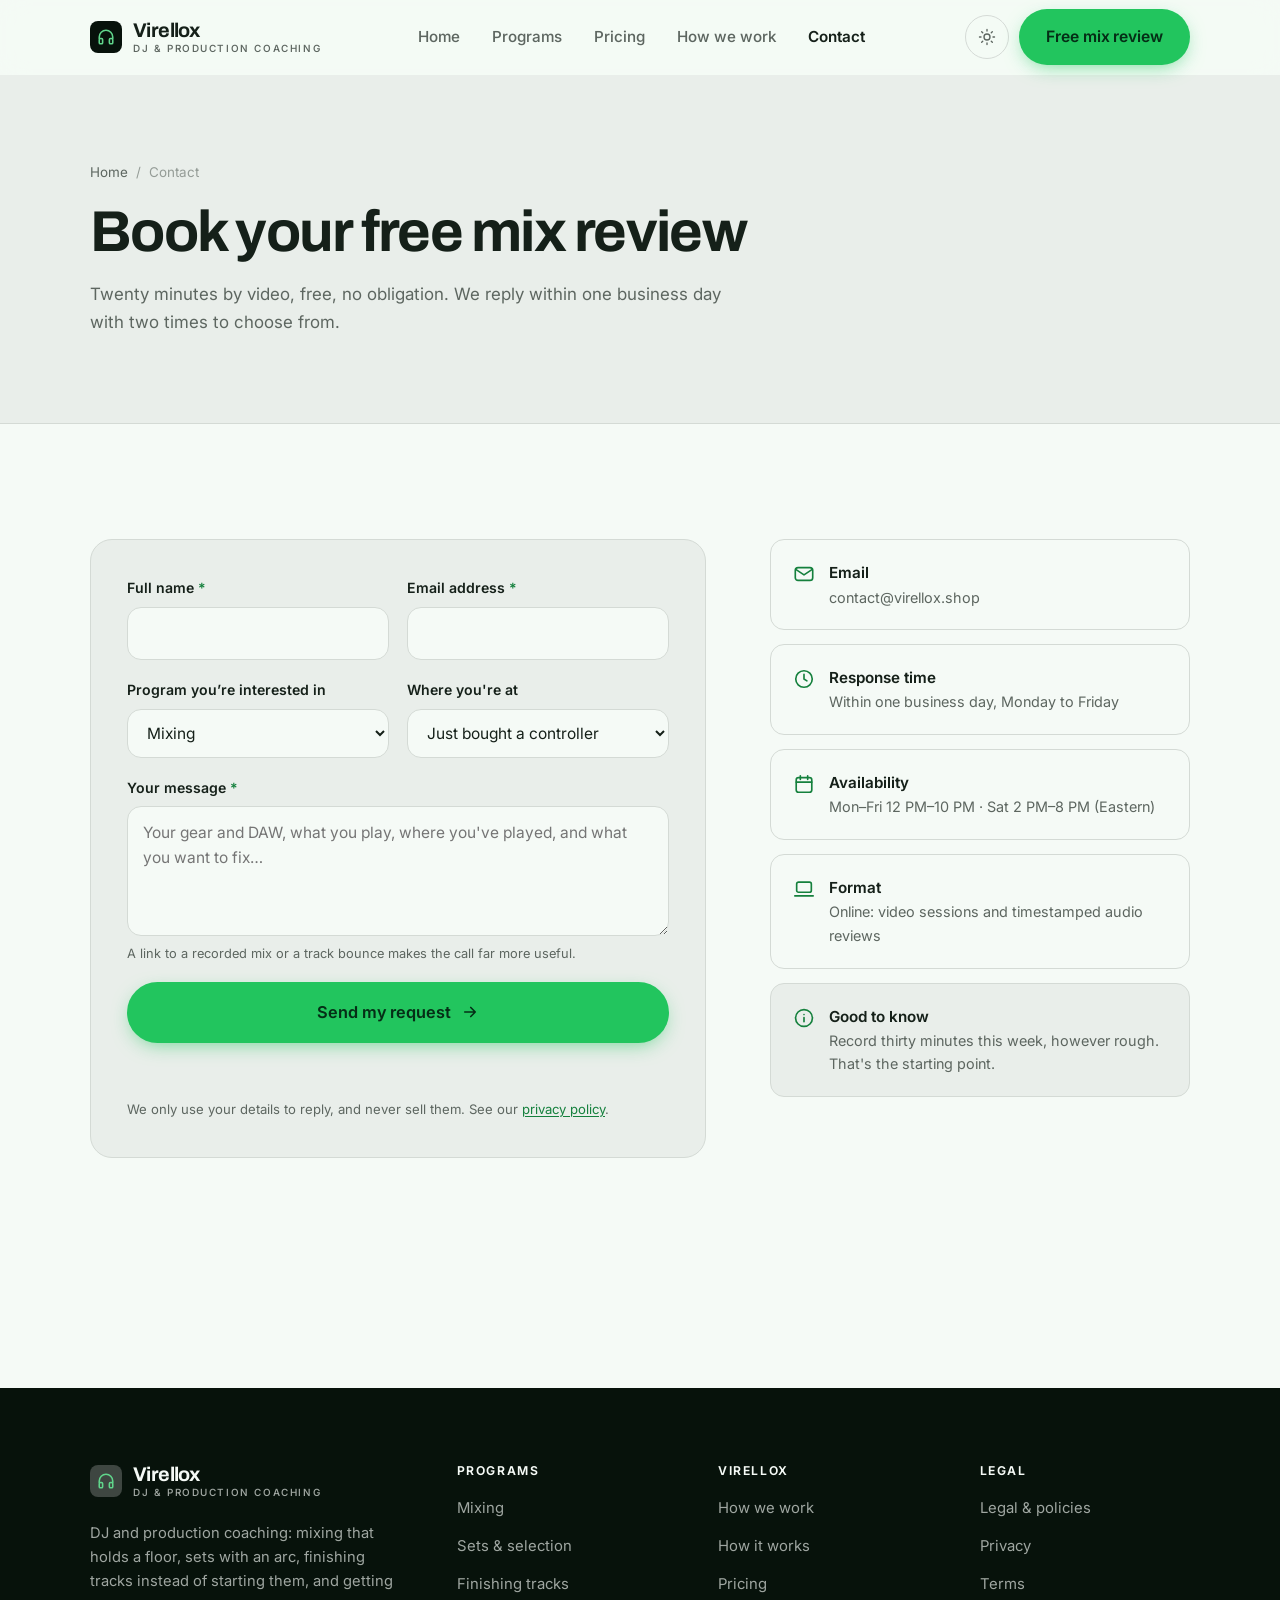
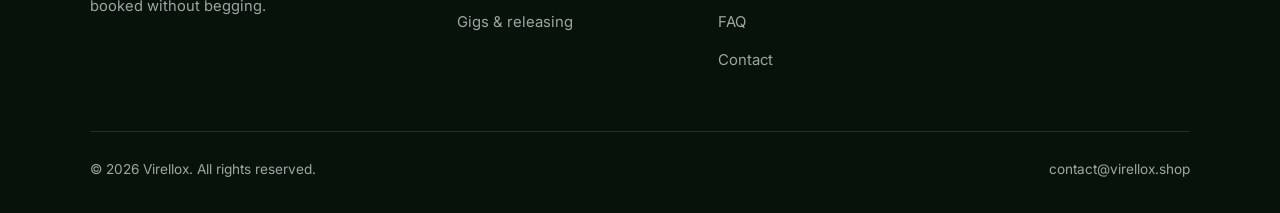
<file: contact.html>
<!DOCTYPE html>
<html lang="en" class="no-js">
<head>
<meta charset="utf-8">
<meta name="viewport" content="width=device-width, initial-scale=1">
<title>Contact — Virellox</title>
<meta name="description" content="Book your free 20-minute mix review. We reply within one business day.">
<link rel="canonical" href="https://virellox.shop/contact.html">

<meta property="og:type" content="website">
<meta property="og:url" content="https://virellox.shop/contact.html">
<meta property="og:site_name" content="Virellox">
<meta property="og:locale" content="en_US">
<meta property="og:title" content="Contact — Virellox">
<meta property="og:description" content="Book your free 20-minute mix review. We reply within one business day.">
<meta name="theme-color" content="#07120b">

<link rel="icon" href="assets/img/favicon.svg" type="image/svg+xml">
<link rel="preconnect" href="https://fonts.googleapis.com">
<link rel="preconnect" href="https://fonts.gstatic.com" crossorigin>
<link rel="stylesheet" href="https://fonts.googleapis.com/css2?family=Archivo:wght@400..700&family=Inter:wght@400..700&display=swap">
<link rel="stylesheet" href="assets/css/style.css">

<!-- Thème appliqué avant le premier rendu (évite le flash) -->
<script>
document.documentElement.classList.remove('no-js');
(function(){try{var t=localStorage.getItem('site-theme');if(t){document.documentElement.setAttribute('data-theme',t);}}catch(e){}})();
</script>
</head>

<body>
<a class="skip-link" href="#main">Skip to main content</a>

<header class="site-header">
  <nav class="wrap nav" aria-label="Main navigation">
    <a class="brand" href="index.html">
      <svg class="brand__mark" viewBox="0 0 64 64" aria-hidden="true">
        <rect class="bm-bg" width="64" height="64" rx="16"/>
        <g class="bm-ic" transform="translate(14 14) scale(1.5)" fill="none" stroke-width="2.1" stroke-linecap="round" stroke-linejoin="round"><path d="M3 14v-2a9 9 0 0 1 18 0v2"/><rect x="3" y="14" width="4.5" height="7" rx="1.5"/><rect x="16.5" y="14" width="4.5" height="7" rx="1.5"/></g>
      </svg>
      <span>Virellox<span class="brand__sub">DJ &amp; production coaching</span></span>
    </a>

    <ul class="nav__links" id="nav-links">
      <li><a href="index.html">Home</a></li>
      <li><a href="programs.html">Programs</a></li>
      <li><a href="index.html#pricing">Pricing</a></li>
      <li><a href="about.html">How we work</a></li>
      <li><a href="contact.html" aria-current="page">Contact</a></li>
      <li><a class="btn btn--primary" href="contact.html">Free mix review</a></li>
    </ul>

    <div class="nav__cta">
      <button class="theme-toggle" type="button" aria-label="Switch to dark theme">
        <svg class="icon-sun" viewBox="0 0 24 24" fill="none" stroke="currentColor" stroke-width="1.8" stroke-linecap="round" aria-hidden="true"><circle cx="12" cy="12" r="4"/><path d="M12 2v2m0 16v2M2 12h2m16 0h2M4.9 4.9l1.4 1.4m11.4 11.4 1.4 1.4M19.1 4.9l-1.4 1.4M6.3 17.7l-1.4 1.4"/></svg>
        <svg class="icon-moon" viewBox="0 0 24 24" fill="none" stroke="currentColor" stroke-width="1.8" stroke-linecap="round" stroke-linejoin="round" aria-hidden="true"><path d="M21 12.8A9 9 0 1 1 11.2 3a7 7 0 0 0 9.8 9.8z"/></svg>
      </button>
      <a class="btn btn--primary" href="contact.html">Free mix review</a>
      <button class="nav__toggle" type="button" aria-expanded="false" aria-controls="nav-links" aria-label="Open menu">
        <svg class="icon-open" viewBox="0 0 24 24" fill="none" stroke="currentColor" stroke-width="2" stroke-linecap="round" aria-hidden="true"><path d="M3 6h18M3 12h18M3 18h18"/></svg>
        <svg class="icon-close" viewBox="0 0 24 24" fill="none" stroke="currentColor" stroke-width="2" stroke-linecap="round" aria-hidden="true"><path d="M6 6l12 12M18 6L6 18"/></svg>
      </button>
    </div>
  </nav>
</header>

<main id="main">

<section class="page-head">
  <div class="wrap">
    <nav class="breadcrumb" aria-label="Breadcrumb">
      <a href="index.html">Home</a><span>/</span><span aria-current="page">Contact</span>
    </nav>
    <h1>Book your free mix review</h1>
    <p>Twenty minutes by video, free, no obligation. We reply within one business day with two times to choose from.</p>
  </div>
</section>

<section class="section wrap">
  <div class="form-layout">

    <!--
      FORM: the action attribute holds a placeholder id. Create a free form at
      https://formspree.io and replace VOTRE_ID_FORMSPREE. Until then, the button
      opens the visitor's email app with a pre-filled message to contact@virellox.shop.
    -->
    <form class="form" id="contact-form" action="https://formspree.io/f/VOTRE_ID_FORMSPREE" method="POST"
          data-email="contact@virellox.shop" data-subject="Mix review request"
          data-msg-mail="Your email app will open with the message ready to send." data-msg-sending="Sending…"
          data-msg-ok="Thanks! Your message is on its way. We reply within one business day." data-msg-err="Sending failed. Please email us directly at">
      <div class="form__row">
        <div class="field">
          <label for="nom">Full name <span class="req" aria-hidden="true">*</span></label>
          <input type="text" id="nom" name="nom" autocomplete="name" required>
        </div>
        <div class="field">
          <label for="email">Email address <span class="req" aria-hidden="true">*</span></label>
          <input type="email" id="email" name="email" autocomplete="email" required>
        </div>
      </div>

      <div class="form__row">
        <div class="field">
          <label for="programme">Program you’re interested in</label>
          <select id="programme" name="programme">
            <option>Mixing</option>
            <option>Sets &amp; selection</option>
            <option>Finishing tracks</option>
            <option>Gigs &amp; releasing</option>
            <option>Not sure yet</option>
          </select>
        </div>
        <div class="field">
          <label for="niveau">Where you're at</label>
          <select id="niveau" name="niveau">
            <option>Just bought a controller</option>
            <option>Mixing at home</option>
            <option>Playing bars or parties</option>
            <option>Producing, nothing finished</option>
          </select>
        </div>
      </div>

      <div class="field">
        <label for="message">Your message <span class="req" aria-hidden="true">*</span></label>
        <textarea id="message" name="message" required placeholder="Your gear and DAW, what you play, where you've played, and what you want to fix…"></textarea>
        <span class="field__hint">A link to a recorded mix or a track bounce makes the call far more useful.</span>
      </div>

      <!-- Bot trap: hidden from humans -->
      <div class="visually-hidden" aria-hidden="true">
        <label for="site-web">Leave this field empty</label>
        <input type="text" id="site-web" name="_gotcha" tabindex="-1" autocomplete="off">
      </div>

      <button class="btn btn--primary btn--lg" type="submit">Send my request <svg viewBox="0 0 24 24" fill="none" stroke="currentColor" stroke-width="2.2" stroke-linecap="round" stroke-linejoin="round" aria-hidden="true"><path d="M5 12h14M13 6l6 6-6 6"/></svg></button>

      <p id="form-status" class="form__status" role="status" aria-live="polite"></p>

      <p class="form__note">
        We only use your details to reply, and never sell them. See our <a href="legal.html#privacy">privacy policy</a>.
      </p>
    </form>

    <aside class="contact-aside">
      <div class="contact-card">
        <svg viewBox="0 0 24 24" fill="none" stroke="currentColor" stroke-width="1.8" stroke-linecap="round" stroke-linejoin="round" aria-hidden="true"><rect x="2.5" y="5" width="19" height="14" rx="3"/><path d="M3 7l9 6 9-6"/></svg>
        <div><b>Email</b><a href="mailto:contact@virellox.shop">contact@virellox.shop</a></div>
      </div>
      <div class="contact-card">
        <svg viewBox="0 0 24 24" fill="none" stroke="currentColor" stroke-width="1.8" stroke-linecap="round" stroke-linejoin="round" aria-hidden="true"><circle cx="12" cy="12" r="9"/><path d="M12 7v5l3.2 2"/></svg>
        <div><b>Response time</b><span>Within one business day, Monday to Friday</span></div>
      </div>
      <div class="contact-card">
        <svg viewBox="0 0 24 24" fill="none" stroke="currentColor" stroke-width="1.8" stroke-linecap="round" stroke-linejoin="round" aria-hidden="true"><rect x="3.5" y="5" width="17" height="16" rx="2.5"/><path d="M8 3v4M16 3v4M3.5 10h17"/></svg>
        <div><b>Availability</b><span>Mon–Fri 12 PM–10 PM · Sat 2 PM–8 PM (Eastern)</span></div>
      </div>
      <div class="contact-card">
        <svg viewBox="0 0 24 24" fill="none" stroke="currentColor" stroke-width="1.8" stroke-linecap="round" stroke-linejoin="round" aria-hidden="true"><rect x="4" y="4.5" width="16" height="11" rx="2"/><path d="M2 19.5h20"/></svg>
        <div><b>Format</b><span>Online: video sessions and timestamped audio reviews</span></div>
      </div>
      <div class="contact-card contact-card--soft">
        <svg viewBox="0 0 24 24" fill="none" stroke="currentColor" stroke-width="1.8" stroke-linecap="round" stroke-linejoin="round" aria-hidden="true"><circle cx="12" cy="12" r="9.2"/><path d="M12 16v-4.5M12 8.2v.1"/></svg>
        <div><b>Good to know</b><span>Record thirty minutes this week, however rough. That's the starting point.</span></div>
      </div>
    </aside>

  </div>
</section>

</main>

<footer class="site-footer">
  <div class="wrap">
    <div class="footer__grid">
      <div class="footer__brand">
        <a class="brand" href="index.html">
          <svg class="brand__mark" viewBox="0 0 64 64" aria-hidden="true">
        <rect class="bm-bg" width="64" height="64" rx="16"/>
        <g class="bm-ic" transform="translate(14 14) scale(1.5)" fill="none" stroke-width="2.1" stroke-linecap="round" stroke-linejoin="round"><path d="M3 14v-2a9 9 0 0 1 18 0v2"/><rect x="3" y="14" width="4.5" height="7" rx="1.5"/><rect x="16.5" y="14" width="4.5" height="7" rx="1.5"/></g>
      </svg>
          <span>Virellox<span class="brand__sub">DJ &amp; production coaching</span></span>
        </a>
        <p>DJ and production coaching: mixing that holds a floor, sets with an arc, finishing tracks instead of starting them, and getting booked without begging.</p>
      </div>

      <div class="footer__col">
        <h4>Programs</h4>
        <ul>
          <li><a href="programs.html#mixing">Mixing</a></li>
          <li><a href="programs.html#sets">Sets &amp; selection</a></li>
          <li><a href="programs.html#production">Finishing tracks</a></li>
          <li><a href="programs.html#gigs">Gigs &amp; releasing</a></li>
        </ul>
      </div>

      <div class="footer__col">
        <h4>Virellox</h4>
        <ul>
          <li><a href="about.html">How we work</a></li>
          <li><a href="index.html#how-it-works">How it works</a></li>
          <li><a href="index.html#pricing">Pricing</a></li>
          <li><a href="index.html#faq">FAQ</a></li>
          <li><a href="contact.html">Contact</a></li>
        </ul>
      </div>

      <div class="footer__col">
        <h4>Legal</h4>
        <ul>
          <li><a href="legal.html">Legal &amp; policies</a></li>
          <li><a href="legal.html#privacy">Privacy</a></li>
          <li><a href="legal.html#terms">Terms</a></li>
        </ul>
      </div>
    </div>

    <div class="footer__bottom">
      <p>© <span data-year>2026</span> Virellox. All rights reserved.</p>
      <p><a href="mailto:contact@virellox.shop">contact@virellox.shop</a></p>
    </div>
  </div>
</footer>

<script src="assets/js/main.js" defer></script>
</body>
</html>
</file>
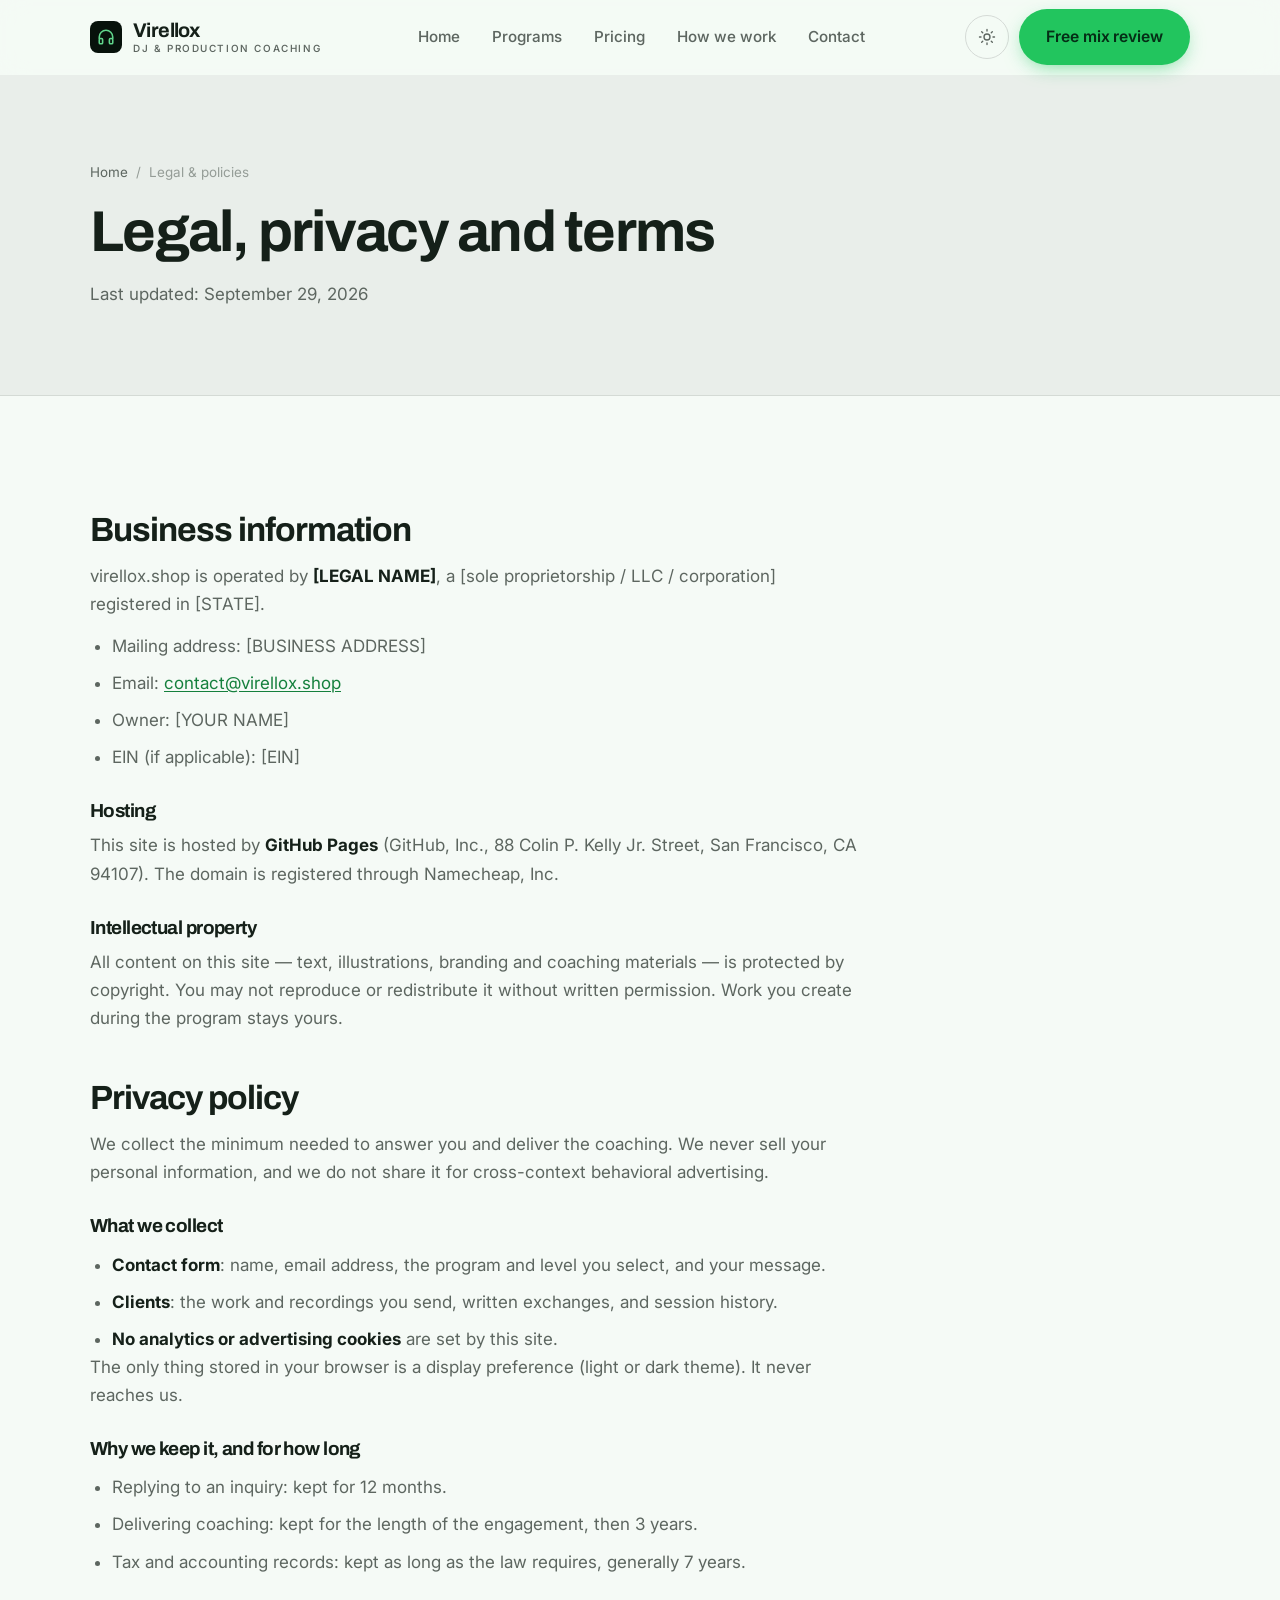
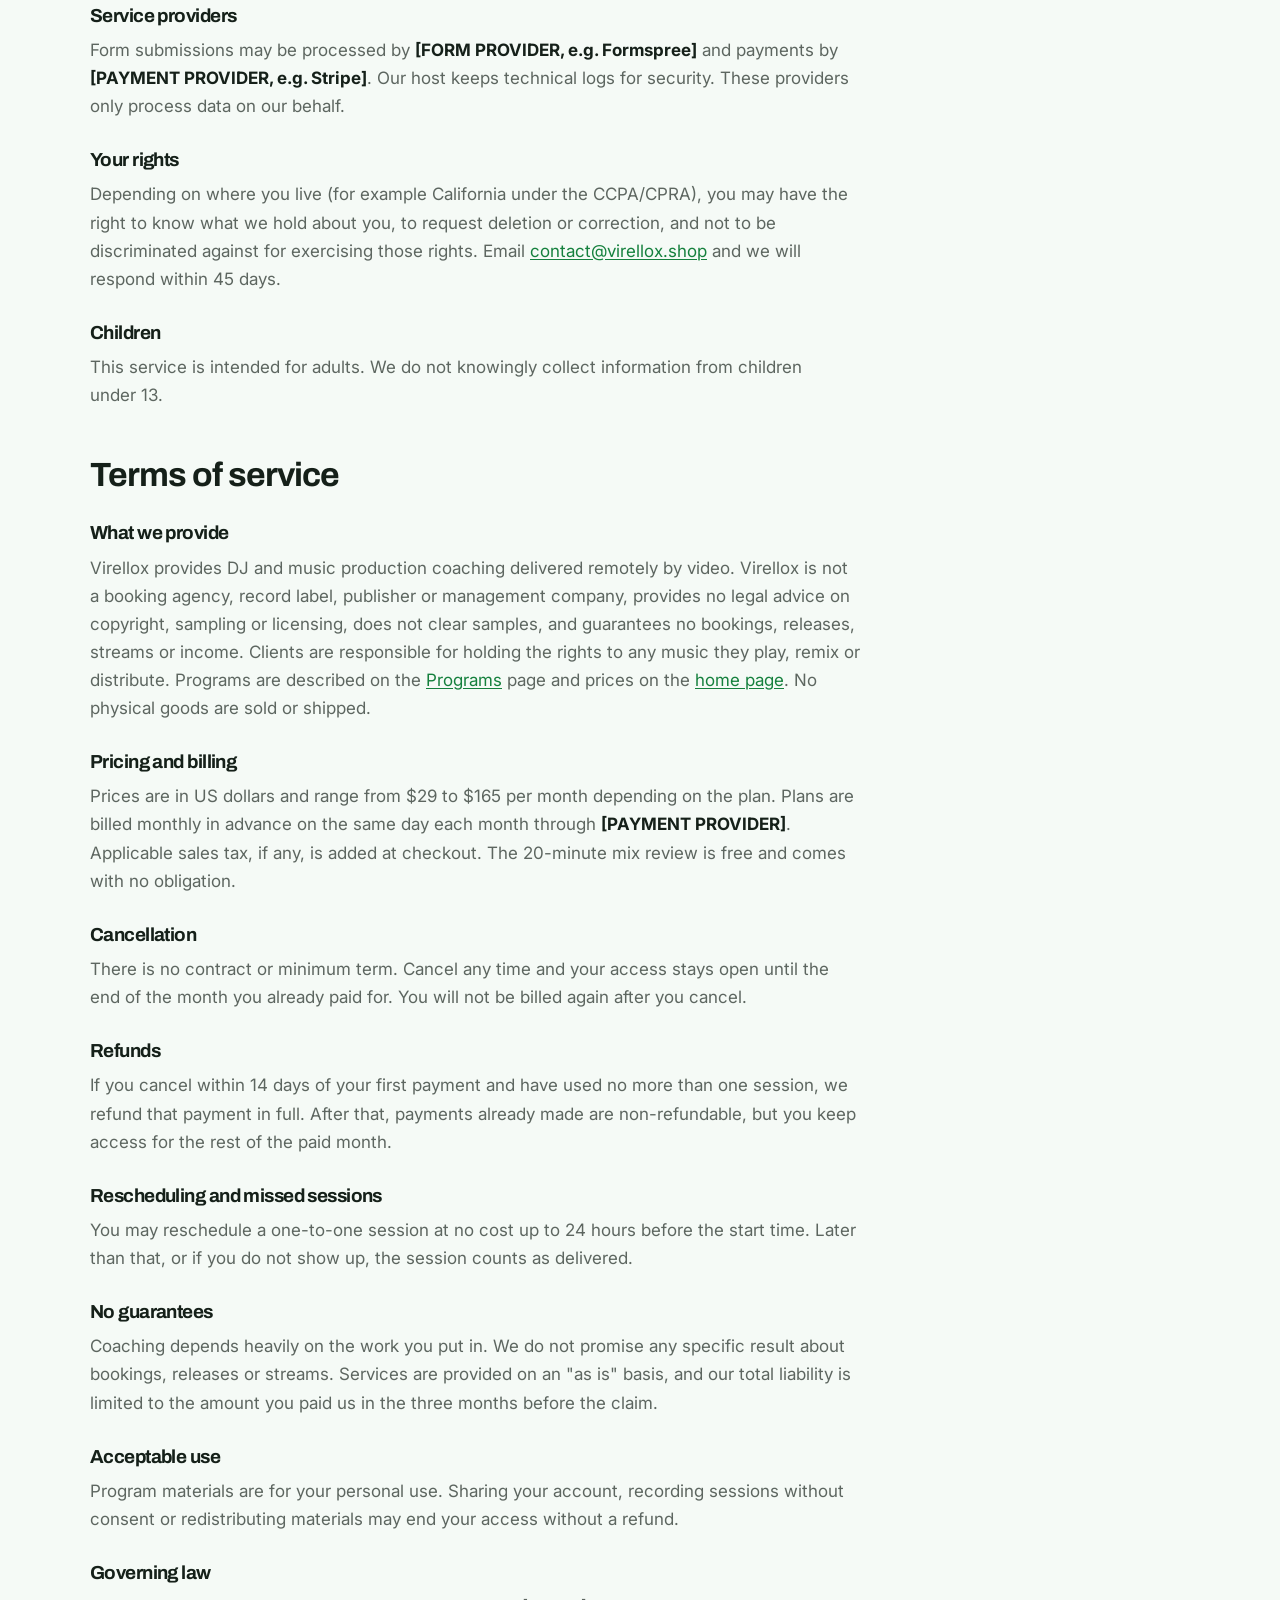
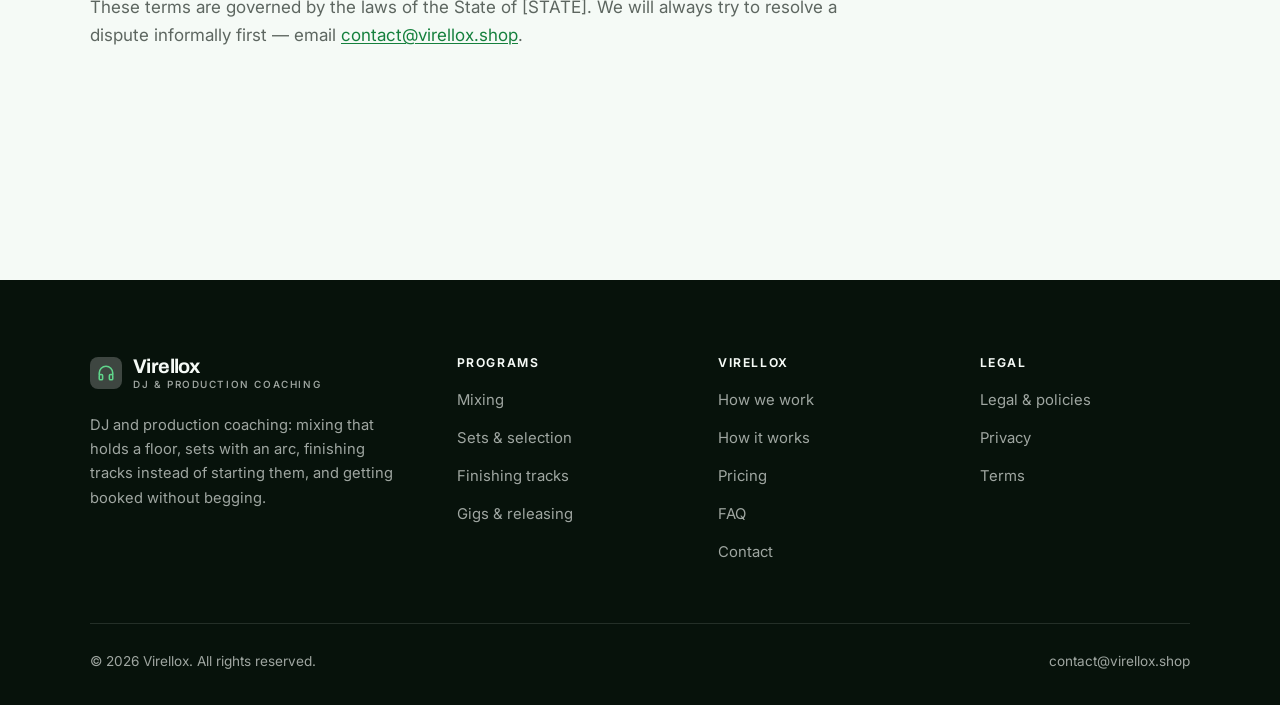
<file: legal.html>
<!DOCTYPE html>
<html lang="en" class="no-js">
<head>
<meta charset="utf-8">
<meta name="viewport" content="width=device-width, initial-scale=1">
<title>Legal, privacy and terms — Virellox</title>
<meta name="description" content="Business information, privacy policy and terms of service for Virellox.">
<meta name="robots" content="noindex">

<meta property="og:type" content="website">
<meta property="og:url" content="https://virellox.shop/legal.html">
<meta property="og:site_name" content="Virellox">
<meta property="og:locale" content="en_US">
<meta property="og:title" content="Legal, privacy and terms — Virellox">
<meta property="og:description" content="Business information, privacy policy and terms of service for Virellox.">
<meta name="theme-color" content="#07120b">

<link rel="icon" href="assets/img/favicon.svg" type="image/svg+xml">
<link rel="preconnect" href="https://fonts.googleapis.com">
<link rel="preconnect" href="https://fonts.gstatic.com" crossorigin>
<link rel="stylesheet" href="https://fonts.googleapis.com/css2?family=Archivo:wght@400..700&family=Inter:wght@400..700&display=swap">
<link rel="stylesheet" href="assets/css/style.css">

<!-- Thème appliqué avant le premier rendu (évite le flash) -->
<script>
document.documentElement.classList.remove('no-js');
(function(){try{var t=localStorage.getItem('site-theme');if(t){document.documentElement.setAttribute('data-theme',t);}}catch(e){}})();
</script>
</head>

<body>
<a class="skip-link" href="#main">Skip to main content</a>

<header class="site-header">
  <nav class="wrap nav" aria-label="Main navigation">
    <a class="brand" href="index.html">
      <svg class="brand__mark" viewBox="0 0 64 64" aria-hidden="true">
        <rect class="bm-bg" width="64" height="64" rx="16"/>
        <g class="bm-ic" transform="translate(14 14) scale(1.5)" fill="none" stroke-width="2.1" stroke-linecap="round" stroke-linejoin="round"><path d="M3 14v-2a9 9 0 0 1 18 0v2"/><rect x="3" y="14" width="4.5" height="7" rx="1.5"/><rect x="16.5" y="14" width="4.5" height="7" rx="1.5"/></g>
      </svg>
      <span>Virellox<span class="brand__sub">DJ &amp; production coaching</span></span>
    </a>

    <ul class="nav__links" id="nav-links">
      <li><a href="index.html">Home</a></li>
      <li><a href="programs.html">Programs</a></li>
      <li><a href="index.html#pricing">Pricing</a></li>
      <li><a href="about.html">How we work</a></li>
      <li><a href="contact.html">Contact</a></li>
      <li><a class="btn btn--primary" href="contact.html">Free mix review</a></li>
    </ul>

    <div class="nav__cta">
      <button class="theme-toggle" type="button" aria-label="Switch to dark theme">
        <svg class="icon-sun" viewBox="0 0 24 24" fill="none" stroke="currentColor" stroke-width="1.8" stroke-linecap="round" aria-hidden="true"><circle cx="12" cy="12" r="4"/><path d="M12 2v2m0 16v2M2 12h2m16 0h2M4.9 4.9l1.4 1.4m11.4 11.4 1.4 1.4M19.1 4.9l-1.4 1.4M6.3 17.7l-1.4 1.4"/></svg>
        <svg class="icon-moon" viewBox="0 0 24 24" fill="none" stroke="currentColor" stroke-width="1.8" stroke-linecap="round" stroke-linejoin="round" aria-hidden="true"><path d="M21 12.8A9 9 0 1 1 11.2 3a7 7 0 0 0 9.8 9.8z"/></svg>
      </button>
      <a class="btn btn--primary" href="contact.html">Free mix review</a>
      <button class="nav__toggle" type="button" aria-expanded="false" aria-controls="nav-links" aria-label="Open menu">
        <svg class="icon-open" viewBox="0 0 24 24" fill="none" stroke="currentColor" stroke-width="2" stroke-linecap="round" aria-hidden="true"><path d="M3 6h18M3 12h18M3 18h18"/></svg>
        <svg class="icon-close" viewBox="0 0 24 24" fill="none" stroke="currentColor" stroke-width="2" stroke-linecap="round" aria-hidden="true"><path d="M6 6l12 12M18 6L6 18"/></svg>
      </button>
    </div>
  </nav>
</header>

<main id="main">

<section class="page-head">
  <div class="wrap">
    <nav class="breadcrumb" aria-label="Breadcrumb">
      <a href="index.html">Home</a><span>/</span><span aria-current="page">Legal &amp; policies</span>
    </nav>
    <h1>Legal, privacy and terms</h1>
    <p>Last updated: <time datetime="2026-09-29">September 29, 2026</time></p>
  </div>
</section>

<section class="section wrap">
  <div class="prose">

    <!--
      TO DO: this is a skeleton, not legal advice. Replace every [BRACKET] with
      your real details before selling, and have a lawyer review it if you can.
      Consumer protection rules differ by state.
    -->

    <h2 id="business">Business information</h2>
    <p>
      virellox.shop is operated by <strong>[LEGAL NAME]</strong>, a [sole proprietorship / LLC / corporation]
      registered in [STATE].
    </p>
    <ul>
      <li>Mailing address: [BUSINESS ADDRESS]</li>
      <li>Email: <a href="mailto:contact@virellox.shop">contact@virellox.shop</a></li>
      <li>Owner: [YOUR NAME]</li>
      <li>EIN (if applicable): [EIN]</li>
    </ul>

    <h3>Hosting</h3>
    <p>
      This site is hosted by <strong>GitHub Pages</strong> (GitHub, Inc., 88 Colin P. Kelly Jr. Street,
      San Francisco, CA 94107). The domain is registered through Namecheap, Inc.
    </p>

    <h3>Intellectual property</h3>
    <p>
      All content on this site — text, illustrations, branding and coaching materials — is protected by
      copyright. You may not reproduce or redistribute it without written permission. Work you create during
      the program stays yours.
    </p>

    <h2 id="privacy">Privacy policy</h2>
    <p>
      We collect the minimum needed to answer you and deliver the coaching. We never sell your personal
      information, and we do not share it for cross-context behavioral advertising.
    </p>
    <h3>What we collect</h3>
    <ul>
      <li><strong>Contact form</strong>: name, email address, the program and level you select, and your message.</li>
      <li><strong>Clients</strong>: the work and recordings you send, written exchanges, and session history.</li>
      <li><strong>No analytics or advertising cookies</strong> are set by this site.</li>
    </ul>
    <p>
      The only thing stored in your browser is a display preference (light or dark theme). It never reaches us.
    </p>
    <h3>Why we keep it, and for how long</h3>
    <ul>
      <li>Replying to an inquiry: kept for 12 months.</li>
      <li>Delivering coaching: kept for the length of the engagement, then 3 years.</li>
      <li>Tax and accounting records: kept as long as the law requires, generally 7 years.</li>
    </ul>
    <h3>Service providers</h3>
    <p>
      Form submissions may be processed by <strong>[FORM PROVIDER, e.g. Formspree]</strong> and payments by
      <strong>[PAYMENT PROVIDER, e.g. Stripe]</strong>. Our host keeps technical logs for security. These
      providers only process data on our behalf.
    </p>
    <h3>Your rights</h3>
    <p>
      Depending on where you live (for example California under the CCPA/CPRA), you may have the right to
      know what we hold about you, to request deletion or correction, and not to be discriminated against for
      exercising those rights. Email <a href="mailto:contact@virellox.shop">contact@virellox.shop</a> and we will respond within 45 days.
    </p>
    <h3>Children</h3>
    <p>
      This service is intended for adults. We do not knowingly collect information from children under 13.
    </p>

    <h2 id="terms">Terms of service</h2>
    <h3>What we provide</h3>
    <p>
      Virellox provides DJ and music production coaching delivered remotely by video. Virellox is not a booking agency, record label, publisher or management company, provides no legal advice on copyright, sampling or licensing, does not clear samples, and guarantees no bookings, releases, streams or income. Clients are responsible for holding the rights to any music they play, remix or distribute. Programs are described on the
      <a href="programs.html">Programs</a> page and prices on the <a href="index.html#pricing">home page</a>.
      No physical goods are sold or shipped.
    </p>
    <h3>Pricing and billing</h3>
    <p>
      Prices are in US dollars and range from $29 to $165 per month
      depending on the plan. Plans are billed monthly in advance on the same day each month through
      <strong>[PAYMENT PROVIDER]</strong>. Applicable sales tax, if any, is added at checkout.
      The 20-minute mix review is free and comes with no obligation.
    </p>
    <h3>Cancellation</h3>
    <p>
      There is no contract or minimum term. Cancel any time and your access stays open until the end of the
      month you already paid for. You will not be billed again after you cancel.
    </p>
    <h3>Refunds</h3>
    <p>
      If you cancel within 14 days of your first payment and have used no more than one session, we refund
      that payment in full. After that, payments already made are non-refundable, but you keep access for the
      rest of the paid month.
    </p>
    <h3>Rescheduling and missed sessions</h3>
    <p>
      You may reschedule a one-to-one session at no cost up to 24 hours before the start time. Later than
      that, or if you do not show up, the session counts as delivered.
    </p>
    <h3>No guarantees</h3>
    <p>
      Coaching depends heavily on the work you put in. We do not promise any specific result
      about bookings, releases or streams. Services are provided on an "as is" basis, and our total
      liability is limited to the amount you paid us in the three months before the claim.
    </p>
    <h3>Acceptable use</h3>
    <p>
      Program materials are for your personal use. Sharing your account, recording sessions without consent
      or redistributing materials may end your access without a refund.
    </p>
    <h3>Governing law</h3>
    <p>
      These terms are governed by the laws of the State of [STATE]. We will always try to resolve a dispute
      informally first — email <a href="mailto:contact@virellox.shop">contact@virellox.shop</a>.
    </p>

  </div>
</section>

</main>

<footer class="site-footer">
  <div class="wrap">
    <div class="footer__grid">
      <div class="footer__brand">
        <a class="brand" href="index.html">
          <svg class="brand__mark" viewBox="0 0 64 64" aria-hidden="true">
        <rect class="bm-bg" width="64" height="64" rx="16"/>
        <g class="bm-ic" transform="translate(14 14) scale(1.5)" fill="none" stroke-width="2.1" stroke-linecap="round" stroke-linejoin="round"><path d="M3 14v-2a9 9 0 0 1 18 0v2"/><rect x="3" y="14" width="4.5" height="7" rx="1.5"/><rect x="16.5" y="14" width="4.5" height="7" rx="1.5"/></g>
      </svg>
          <span>Virellox<span class="brand__sub">DJ &amp; production coaching</span></span>
        </a>
        <p>DJ and production coaching: mixing that holds a floor, sets with an arc, finishing tracks instead of starting them, and getting booked without begging.</p>
      </div>

      <div class="footer__col">
        <h4>Programs</h4>
        <ul>
          <li><a href="programs.html#mixing">Mixing</a></li>
          <li><a href="programs.html#sets">Sets &amp; selection</a></li>
          <li><a href="programs.html#production">Finishing tracks</a></li>
          <li><a href="programs.html#gigs">Gigs &amp; releasing</a></li>
        </ul>
      </div>

      <div class="footer__col">
        <h4>Virellox</h4>
        <ul>
          <li><a href="about.html">How we work</a></li>
          <li><a href="index.html#how-it-works">How it works</a></li>
          <li><a href="index.html#pricing">Pricing</a></li>
          <li><a href="index.html#faq">FAQ</a></li>
          <li><a href="contact.html">Contact</a></li>
        </ul>
      </div>

      <div class="footer__col">
        <h4>Legal</h4>
        <ul>
          <li><a href="legal.html">Legal &amp; policies</a></li>
          <li><a href="legal.html#privacy">Privacy</a></li>
          <li><a href="legal.html#terms">Terms</a></li>
        </ul>
      </div>
    </div>

    <div class="footer__bottom">
      <p>© <span data-year>2026</span> Virellox. All rights reserved.</p>
      <p><a href="mailto:contact@virellox.shop">contact@virellox.shop</a></p>
    </div>
  </div>
</footer>

<script src="assets/js/main.js" defer></script>
</body>
</html>
</file>
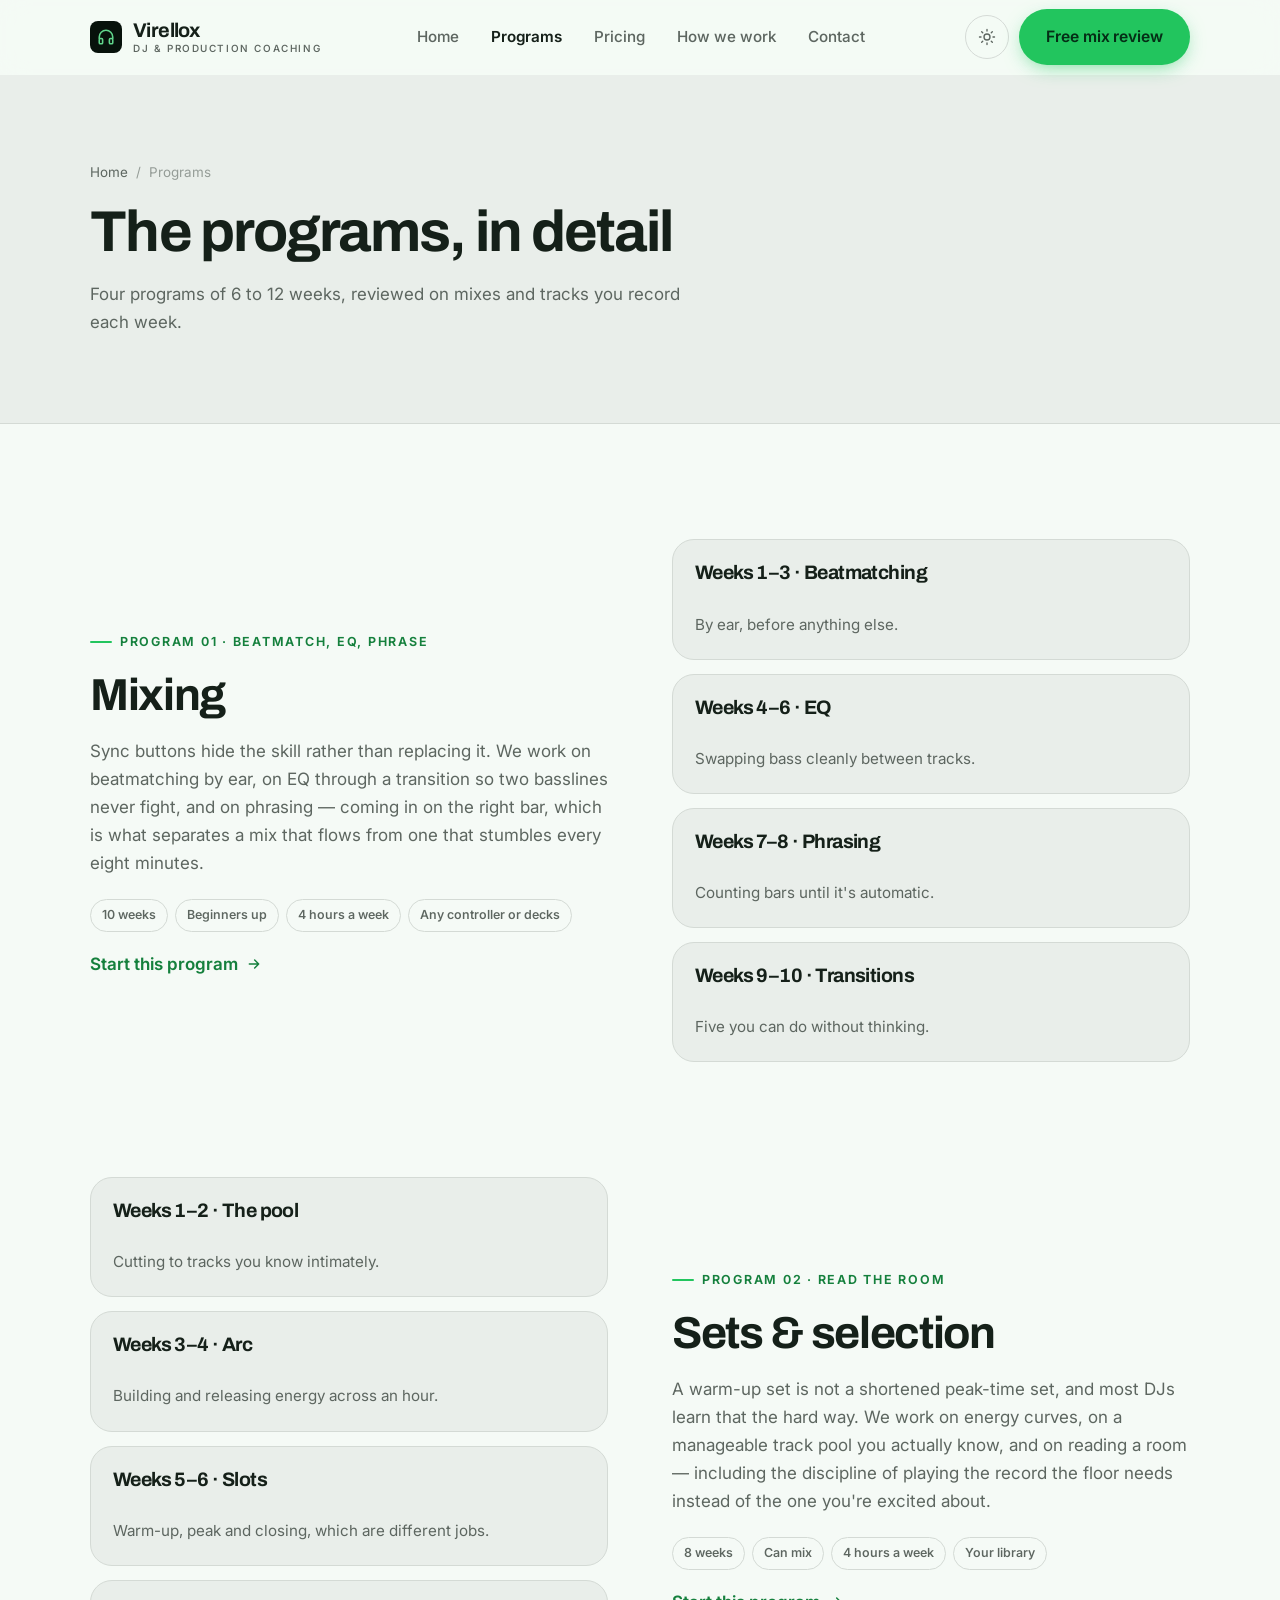
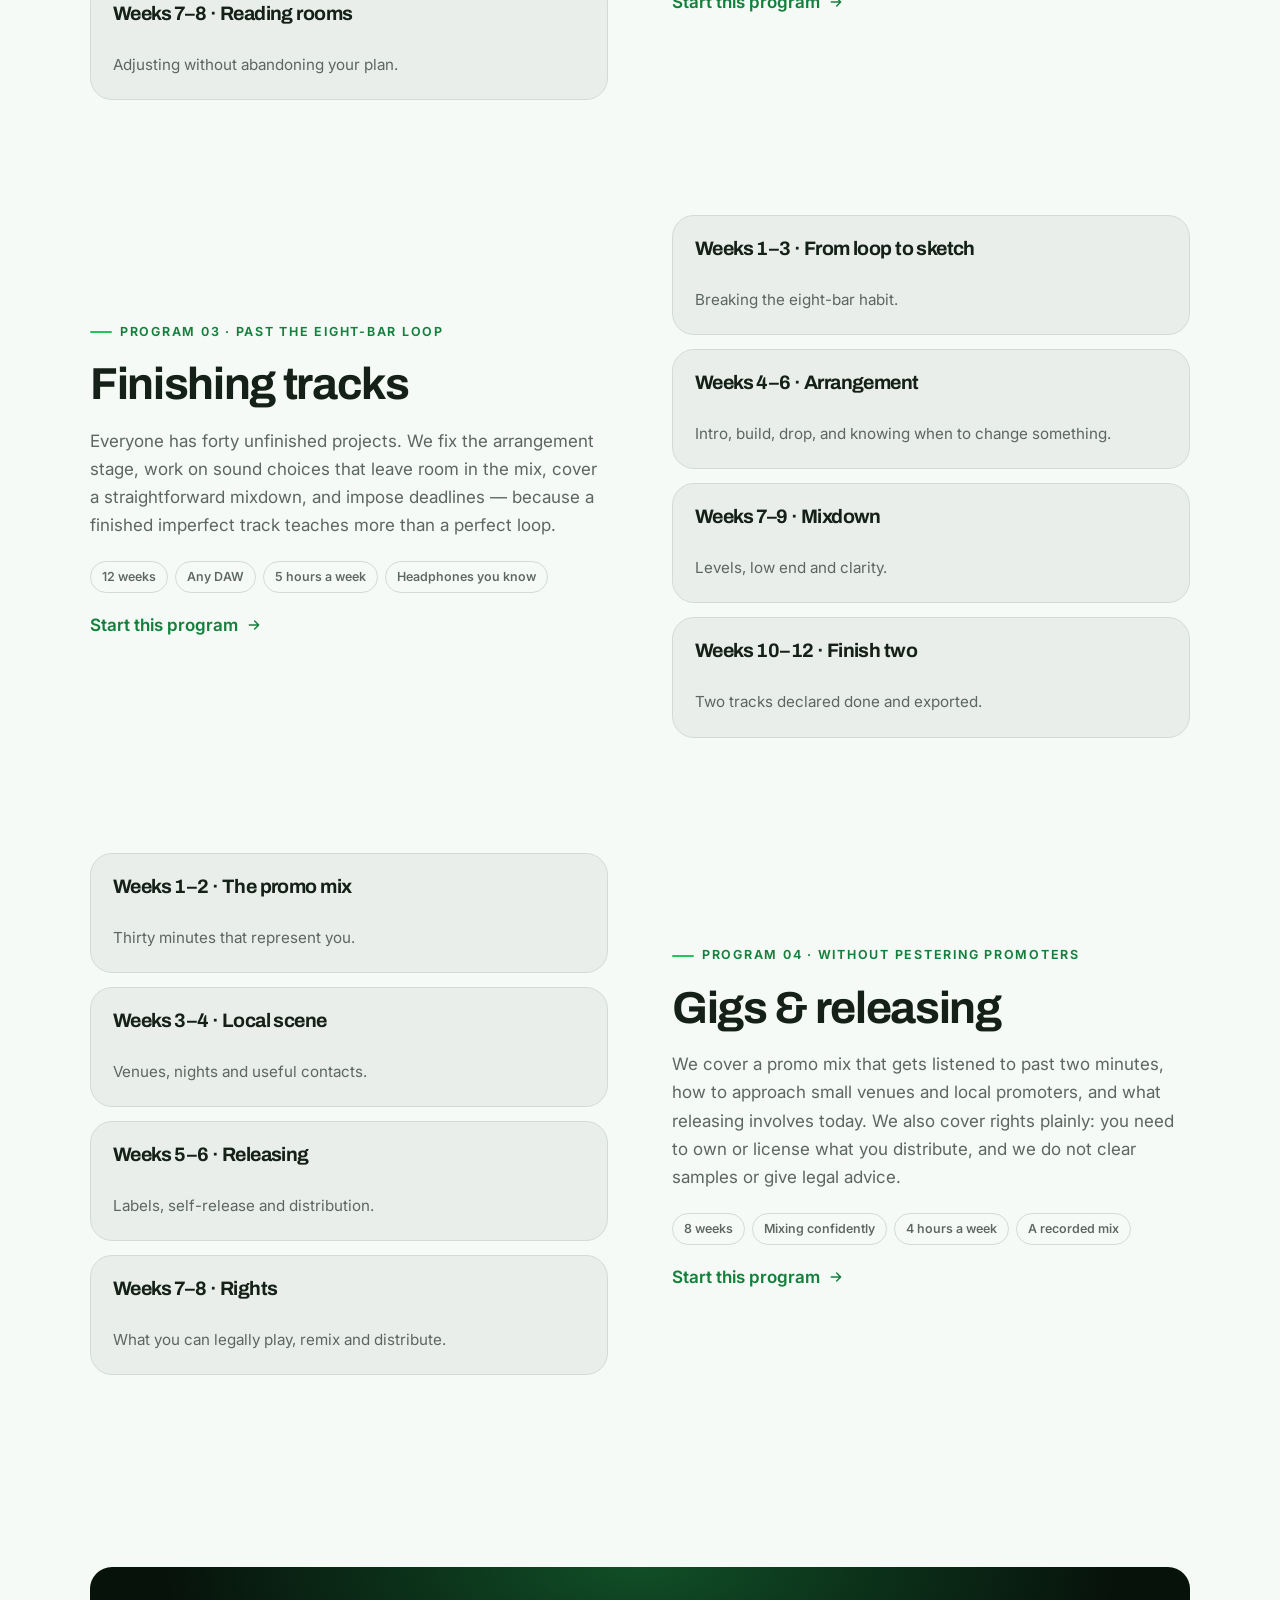
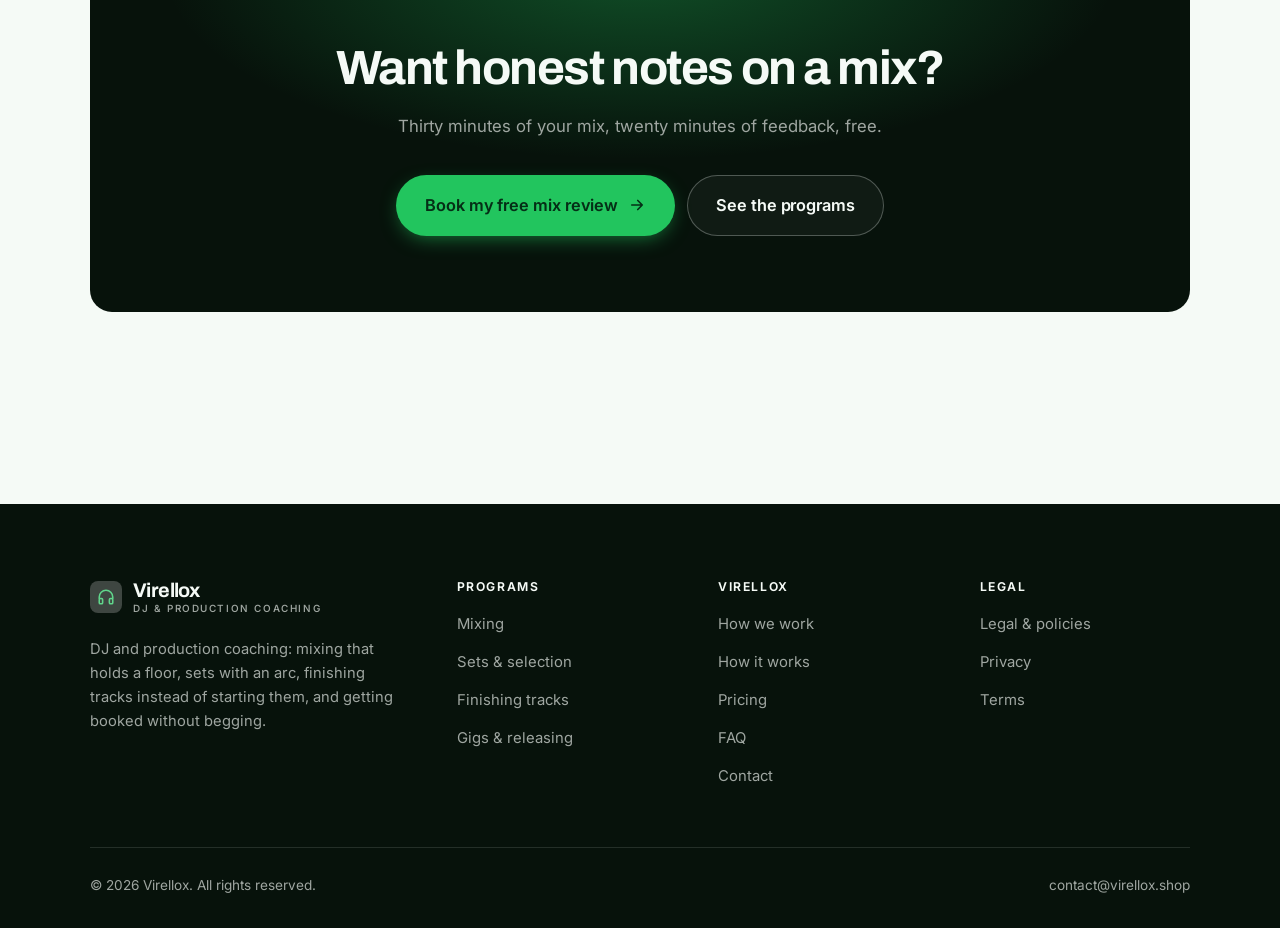
<file: programs.html>
<!DOCTYPE html>
<html lang="en" class="no-js">
<head>
<meta charset="utf-8">
<meta name="viewport" content="width=device-width, initial-scale=1">
<title>Programs — Virellox</title>
<meta name="description" content="DJ and production coaching programs: mixing, sets and selection, finishing tracks, gigs and releasing.">
<link rel="canonical" href="https://virellox.shop/programs.html">

<meta property="og:type" content="website">
<meta property="og:url" content="https://virellox.shop/programs.html">
<meta property="og:site_name" content="Virellox">
<meta property="og:locale" content="en_US">
<meta property="og:title" content="Programs — Virellox">
<meta property="og:description" content="DJ and production coaching programs: mixing, sets and selection, finishing tracks, gigs and releasing.">
<meta name="theme-color" content="#07120b">

<link rel="icon" href="assets/img/favicon.svg" type="image/svg+xml">
<link rel="preconnect" href="https://fonts.googleapis.com">
<link rel="preconnect" href="https://fonts.gstatic.com" crossorigin>
<link rel="stylesheet" href="https://fonts.googleapis.com/css2?family=Archivo:wght@400..700&family=Inter:wght@400..700&display=swap">
<link rel="stylesheet" href="assets/css/style.css">

<!-- Thème appliqué avant le premier rendu (évite le flash) -->
<script>
document.documentElement.classList.remove('no-js');
(function(){try{var t=localStorage.getItem('site-theme');if(t){document.documentElement.setAttribute('data-theme',t);}}catch(e){}})();
</script>
</head>

<body>
<a class="skip-link" href="#main">Skip to main content</a>

<header class="site-header">
  <nav class="wrap nav" aria-label="Main navigation">
    <a class="brand" href="index.html">
      <svg class="brand__mark" viewBox="0 0 64 64" aria-hidden="true">
        <rect class="bm-bg" width="64" height="64" rx="16"/>
        <g class="bm-ic" transform="translate(14 14) scale(1.5)" fill="none" stroke-width="2.1" stroke-linecap="round" stroke-linejoin="round"><path d="M3 14v-2a9 9 0 0 1 18 0v2"/><rect x="3" y="14" width="4.5" height="7" rx="1.5"/><rect x="16.5" y="14" width="4.5" height="7" rx="1.5"/></g>
      </svg>
      <span>Virellox<span class="brand__sub">DJ &amp; production coaching</span></span>
    </a>

    <ul class="nav__links" id="nav-links">
      <li><a href="index.html">Home</a></li>
      <li><a href="programs.html" aria-current="page">Programs</a></li>
      <li><a href="index.html#pricing">Pricing</a></li>
      <li><a href="about.html">How we work</a></li>
      <li><a href="contact.html">Contact</a></li>
      <li><a class="btn btn--primary" href="contact.html">Free mix review</a></li>
    </ul>

    <div class="nav__cta">
      <button class="theme-toggle" type="button" aria-label="Switch to dark theme">
        <svg class="icon-sun" viewBox="0 0 24 24" fill="none" stroke="currentColor" stroke-width="1.8" stroke-linecap="round" aria-hidden="true"><circle cx="12" cy="12" r="4"/><path d="M12 2v2m0 16v2M2 12h2m16 0h2M4.9 4.9l1.4 1.4m11.4 11.4 1.4 1.4M19.1 4.9l-1.4 1.4M6.3 17.7l-1.4 1.4"/></svg>
        <svg class="icon-moon" viewBox="0 0 24 24" fill="none" stroke="currentColor" stroke-width="1.8" stroke-linecap="round" stroke-linejoin="round" aria-hidden="true"><path d="M21 12.8A9 9 0 1 1 11.2 3a7 7 0 0 0 9.8 9.8z"/></svg>
      </button>
      <a class="btn btn--primary" href="contact.html">Free mix review</a>
      <button class="nav__toggle" type="button" aria-expanded="false" aria-controls="nav-links" aria-label="Open menu">
        <svg class="icon-open" viewBox="0 0 24 24" fill="none" stroke="currentColor" stroke-width="2" stroke-linecap="round" aria-hidden="true"><path d="M3 6h18M3 12h18M3 18h18"/></svg>
        <svg class="icon-close" viewBox="0 0 24 24" fill="none" stroke="currentColor" stroke-width="2" stroke-linecap="round" aria-hidden="true"><path d="M6 6l12 12M18 6L6 18"/></svg>
      </button>
    </div>
  </nav>
</header>

<main id="main">

<section class="page-head">
  <div class="wrap">
    <nav class="breadcrumb" aria-label="Breadcrumb">
      <a href="index.html">Home</a><span>/</span><span aria-current="page">Programs</span>
    </nav>
    <h1>The programs, in detail</h1>
    <p>Four programs of 6 to 12 weeks, reviewed on mixes and tracks you record each week.</p>
  </div>
</section>

<section class="section wrap" id="mixing">
  <div class="split reveal">
    <div>
      <span class="eyebrow">Program 01 · Beatmatch, EQ, phrase</span>
      <h2>Mixing</h2>
      <p>Sync buttons hide the skill rather than replacing it. We work on beatmatching by ear, on EQ through a transition so two basslines never fight, and on phrasing — coming in on the right bar, which is what separates a mix that flows from one that stumbles every eight minutes.</p>
      <ul class="tags"><li>10 weeks</li><li>Beginners up</li><li>4 hours a week</li><li>Any controller or decks</li></ul>
      <p><a class="arrow-link" href="contact.html">Start this program <svg viewBox="0 0 24 24" fill="none" stroke="currentColor" stroke-width="2.2" stroke-linecap="round" stroke-linejoin="round" aria-hidden="true"><path d="M5 12h14M13 6l6 6-6 6"/></svg></a></p>
    </div>
    <div class="grid grid--2 grid--tight">
      <article class="card card--sm">
        <h3>Weeks 1–3 · Beatmatching</h3>
        <p>By ear, before anything else.</p>
      </article>
      <article class="card card--sm">
        <h3>Weeks 4–6 · EQ</h3>
        <p>Swapping bass cleanly between tracks.</p>
      </article>
      <article class="card card--sm">
        <h3>Weeks 7–8 · Phrasing</h3>
        <p>Counting bars until it's automatic.</p>
      </article>
      <article class="card card--sm">
        <h3>Weeks 9–10 · Transitions</h3>
        <p>Five you can do without thinking.</p>
      </article>
    </div>
  </div>
</section>

<section class="section section--flush wrap" id="sets">
  <div class="split reveal">
    <div class="grid grid--2 grid--tight">
      <article class="card card--sm">
        <h3>Weeks 1–2 · The pool</h3>
        <p>Cutting to tracks you know intimately.</p>
      </article>
      <article class="card card--sm">
        <h3>Weeks 3–4 · Arc</h3>
        <p>Building and releasing energy across an hour.</p>
      </article>
      <article class="card card--sm">
        <h3>Weeks 5–6 · Slots</h3>
        <p>Warm-up, peak and closing, which are different jobs.</p>
      </article>
      <article class="card card--sm">
        <h3>Weeks 7–8 · Reading rooms</h3>
        <p>Adjusting without abandoning your plan.</p>
      </article>
    </div>
    <div>
      <span class="eyebrow">Program 02 · Read the room</span>
      <h2>Sets &amp; selection</h2>
      <p>A warm-up set is not a shortened peak-time set, and most DJs learn that the hard way. We work on energy curves, on a manageable track pool you actually know, and on reading a room — including the discipline of playing the record the floor needs instead of the one you're excited about.</p>
      <ul class="tags"><li>8 weeks</li><li>Can mix</li><li>4 hours a week</li><li>Your library</li></ul>
      <p><a class="arrow-link" href="contact.html">Start this program <svg viewBox="0 0 24 24" fill="none" stroke="currentColor" stroke-width="2.2" stroke-linecap="round" stroke-linejoin="round" aria-hidden="true"><path d="M5 12h14M13 6l6 6-6 6"/></svg></a></p>
    </div>
  </div>
</section>

<section class="section section--flush wrap" id="production">
  <div class="split reveal">
    <div>
      <span class="eyebrow">Program 03 · Past the eight-bar loop</span>
      <h2>Finishing tracks</h2>
      <p>Everyone has forty unfinished projects. We fix the arrangement stage, work on sound choices that leave room in the mix, cover a straightforward mixdown, and impose deadlines — because a finished imperfect track teaches more than a perfect loop.</p>
      <ul class="tags"><li>12 weeks</li><li>Any DAW</li><li>5 hours a week</li><li>Headphones you know</li></ul>
      <p><a class="arrow-link" href="contact.html">Start this program <svg viewBox="0 0 24 24" fill="none" stroke="currentColor" stroke-width="2.2" stroke-linecap="round" stroke-linejoin="round" aria-hidden="true"><path d="M5 12h14M13 6l6 6-6 6"/></svg></a></p>
    </div>
    <div class="grid grid--2 grid--tight">
      <article class="card card--sm">
        <h3>Weeks 1–3 · From loop to sketch</h3>
        <p>Breaking the eight-bar habit.</p>
      </article>
      <article class="card card--sm">
        <h3>Weeks 4–6 · Arrangement</h3>
        <p>Intro, build, drop, and knowing when to change something.</p>
      </article>
      <article class="card card--sm">
        <h3>Weeks 7–9 · Mixdown</h3>
        <p>Levels, low end and clarity.</p>
      </article>
      <article class="card card--sm">
        <h3>Weeks 10–12 · Finish two</h3>
        <p>Two tracks declared done and exported.</p>
      </article>
    </div>
  </div>
</section>

<section class="section section--flush wrap" id="gigs">
  <div class="split reveal">
    <div class="grid grid--2 grid--tight">
      <article class="card card--sm">
        <h3>Weeks 1–2 · The promo mix</h3>
        <p>Thirty minutes that represent you.</p>
      </article>
      <article class="card card--sm">
        <h3>Weeks 3–4 · Local scene</h3>
        <p>Venues, nights and useful contacts.</p>
      </article>
      <article class="card card--sm">
        <h3>Weeks 5–6 · Releasing</h3>
        <p>Labels, self-release and distribution.</p>
      </article>
      <article class="card card--sm">
        <h3>Weeks 7–8 · Rights</h3>
        <p>What you can legally play, remix and distribute.</p>
      </article>
    </div>
    <div>
      <span class="eyebrow">Program 04 · Without pestering promoters</span>
      <h2>Gigs &amp; releasing</h2>
      <p>We cover a promo mix that gets listened to past two minutes, how to approach small venues and local promoters, and what releasing involves today. We also cover rights plainly: you need to own or license what you distribute, and we do not clear samples or give legal advice.</p>
      <ul class="tags"><li>8 weeks</li><li>Mixing confidently</li><li>4 hours a week</li><li>A recorded mix</li></ul>
      <p><a class="arrow-link" href="contact.html">Start this program <svg viewBox="0 0 24 24" fill="none" stroke="currentColor" stroke-width="2.2" stroke-linecap="round" stroke-linejoin="round" aria-hidden="true"><path d="M5 12h14M13 6l6 6-6 6"/></svg></a></p>
    </div>
  </div>
</section>

<section class="wrap section--tight">
  <div class="cta-band reveal">
    <h2>Want honest notes on a mix?</h2>
    <p>Thirty minutes of your mix, twenty minutes of feedback, free.</p>
    <div class="hero__actions">
      <a class="btn btn--primary btn--lg" href="contact.html">Book my free mix review <svg viewBox="0 0 24 24" fill="none" stroke="currentColor" stroke-width="2.2" stroke-linecap="round" stroke-linejoin="round" aria-hidden="true"><path d="M5 12h14M13 6l6 6-6 6"/></svg></a>
      <a class="btn btn--on-dark btn--lg" href="programs.html">See the programs</a>
    </div>
  </div>
</section>

</main>

<footer class="site-footer">
  <div class="wrap">
    <div class="footer__grid">
      <div class="footer__brand">
        <a class="brand" href="index.html">
          <svg class="brand__mark" viewBox="0 0 64 64" aria-hidden="true">
        <rect class="bm-bg" width="64" height="64" rx="16"/>
        <g class="bm-ic" transform="translate(14 14) scale(1.5)" fill="none" stroke-width="2.1" stroke-linecap="round" stroke-linejoin="round"><path d="M3 14v-2a9 9 0 0 1 18 0v2"/><rect x="3" y="14" width="4.5" height="7" rx="1.5"/><rect x="16.5" y="14" width="4.5" height="7" rx="1.5"/></g>
      </svg>
          <span>Virellox<span class="brand__sub">DJ &amp; production coaching</span></span>
        </a>
        <p>DJ and production coaching: mixing that holds a floor, sets with an arc, finishing tracks instead of starting them, and getting booked without begging.</p>
      </div>

      <div class="footer__col">
        <h4>Programs</h4>
        <ul>
          <li><a href="programs.html#mixing">Mixing</a></li>
          <li><a href="programs.html#sets">Sets &amp; selection</a></li>
          <li><a href="programs.html#production">Finishing tracks</a></li>
          <li><a href="programs.html#gigs">Gigs &amp; releasing</a></li>
        </ul>
      </div>

      <div class="footer__col">
        <h4>Virellox</h4>
        <ul>
          <li><a href="about.html">How we work</a></li>
          <li><a href="index.html#how-it-works">How it works</a></li>
          <li><a href="index.html#pricing">Pricing</a></li>
          <li><a href="index.html#faq">FAQ</a></li>
          <li><a href="contact.html">Contact</a></li>
        </ul>
      </div>

      <div class="footer__col">
        <h4>Legal</h4>
        <ul>
          <li><a href="legal.html">Legal &amp; policies</a></li>
          <li><a href="legal.html#privacy">Privacy</a></li>
          <li><a href="legal.html#terms">Terms</a></li>
        </ul>
      </div>
    </div>

    <div class="footer__bottom">
      <p>© <span data-year>2026</span> Virellox. All rights reserved.</p>
      <p><a href="mailto:contact@virellox.shop">contact@virellox.shop</a></p>
    </div>
  </div>
</footer>

<script src="assets/js/main.js" defer></script>
</body>
</html>
</file>
<file: assets/css/style.css>
/* Virellox — couleurs et polices de la marque.
   Modifier ces valeurs suffit à changer l'identité visuelle de tout le site. */
:root {
  --c-accent:    #22c55e;
  --c-on-accent: #052e16;
  --c-ink:       #07120b;
  --c-paper:     #f5faf6;

  --accent-ink-light: #15803d;
  --accent-on-dark:   color-mix(in srgb, var(--c-accent) 72%, white);

  --font-display: "Archivo", system-ui, -apple-system, "Segoe UI", sans-serif;
  --font-body: "Inter", system-ui, -apple-system, "Segoe UI", sans-serif;
  --display-weight: 700;
  --display-tracking: -.03em;
}

/* ==========================================================================
   Feuille de style commune aux sites de coaching
   Les couleurs de marque (--c-accent, --c-on-accent, --c-ink, --c-paper) et
   les polices sont définies juste au-dessus, par site. Tout le reste en dérive.
   ========================================================================== */

/* --------------------------------------------------------------------------
   1. Tokens dérivés
   -------------------------------------------------------------------------- */

:root {
  /* Thème clair */
  --paper:      var(--c-paper);
  --paper-2:    color-mix(in srgb, var(--c-paper) 95%, var(--c-ink));
  --paper-3:    color-mix(in srgb, var(--c-paper) 89%, var(--c-ink));
  --line:       color-mix(in srgb, var(--c-paper) 86%, var(--c-ink));
  --text:       color-mix(in srgb, var(--c-ink) 94%, var(--c-paper));
  --muted:      color-mix(in srgb, var(--c-ink) 64%, var(--c-paper));
  --accent:     var(--c-accent);
  --accent-600: color-mix(in srgb, var(--c-accent) 86%, black);
  --accent-ink: var(--accent-ink-light);
  --on-accent:  var(--c-on-accent);
  --ink:        var(--c-ink);
  --ink-soft:   color-mix(in srgb, var(--c-ink) 90%, white);
  --on-ink:     var(--c-paper);
  --on-ink-mut: color-mix(in srgb, var(--c-paper) 64%, var(--c-ink));
  --brand-bg:   var(--c-ink);

  /* Rayons */
  --r-sm: 8px;
  --r-md: 14px;
  --r-lg: 22px;
  --r-full: 999px;

  /* Ombres */
  --sh-1: 0 1px 2px rgba(0, 0, 0, .05), 0 2px 8px rgba(0, 0, 0, .04);
  --sh-2: 0 2px 4px rgba(0, 0, 0, .05), 0 12px 32px rgba(0, 0, 0, .09);
  --sh-3: 0 4px 8px rgba(0, 0, 0, .06), 0 24px 56px rgba(0, 0, 0, .14);

  /* Rythme */
  --gutter: clamp(16px, 4vw, 40px);
  --maxw: 1180px;
  --section-y: clamp(64px, 9vw, 124px);

  --ease: cubic-bezier(.22, .61, .36, 1);
}

/* Thème sombre — suit le système, sauf si l'utilisateur a choisi « clair » */
@media (prefers-color-scheme: dark) {
  :root:not([data-theme="light"]) {
    --paper:      var(--c-ink);
    --paper-2:    color-mix(in srgb, var(--c-ink) 92%, white);
    --paper-3:    color-mix(in srgb, var(--c-ink) 86%, white);
    --line:       color-mix(in srgb, var(--c-ink) 80%, white);
    --text:       color-mix(in srgb, var(--c-paper) 94%, var(--c-ink));
    --muted:      color-mix(in srgb, var(--c-paper) 66%, var(--c-ink));
    --accent-ink: var(--accent-on-dark);
    --ink:        color-mix(in srgb, var(--c-ink) 72%, black);
    --brand-bg:   color-mix(in srgb, var(--c-ink) 80%, white);
    --sh-1: 0 1px 2px rgba(0, 0, 0, .4), 0 2px 8px rgba(0, 0, 0, .3);
    --sh-2: 0 2px 4px rgba(0, 0, 0, .4), 0 12px 32px rgba(0, 0, 0, .45);
    --sh-3: 0 4px 8px rgba(0, 0, 0, .45), 0 24px 56px rgba(0, 0, 0, .55);
  }
}

/* Thème sombre — choix explicite */
:root[data-theme="dark"] {
  --paper:      var(--c-ink);
  --paper-2:    color-mix(in srgb, var(--c-ink) 92%, white);
  --paper-3:    color-mix(in srgb, var(--c-ink) 86%, white);
  --line:       color-mix(in srgb, var(--c-ink) 80%, white);
  --text:       color-mix(in srgb, var(--c-paper) 94%, var(--c-ink));
  --muted:      color-mix(in srgb, var(--c-paper) 66%, var(--c-ink));
  --accent-ink: var(--accent-on-dark);
  --ink:        color-mix(in srgb, var(--c-ink) 72%, black);
  --brand-bg:   color-mix(in srgb, var(--c-ink) 80%, white);
  --sh-1: 0 1px 2px rgba(0, 0, 0, .4), 0 2px 8px rgba(0, 0, 0, .3);
  --sh-2: 0 2px 4px rgba(0, 0, 0, .4), 0 12px 32px rgba(0, 0, 0, .45);
  --sh-3: 0 4px 8px rgba(0, 0, 0, .45), 0 24px 56px rgba(0, 0, 0, .55);
}

/* --------------------------------------------------------------------------
   2. Reset / base
   -------------------------------------------------------------------------- */

*, *::before, *::after { box-sizing: border-box; }

* { margin: 0; }

html {
  -webkit-text-size-adjust: 100%;
  scroll-behavior: smooth;
  scroll-padding-top: 88px;
}

body {
  background: var(--paper);
  color: var(--text);
  font-family: var(--font-body);
  font-size: 17px;
  line-height: 1.65;
  -webkit-font-smoothing: antialiased;
  text-rendering: optimizeLegibility;
  overflow-x: hidden;
}

img, svg, video { display: block; max-width: 100%; height: auto; }

a { color: inherit; text-decoration: none; }

button, input, textarea, select { font: inherit; color: inherit; }

h1, h2, h3, h4 {
  font-family: var(--font-display);
  font-weight: var(--display-weight);
  line-height: 1.08;
  letter-spacing: var(--display-tracking);
  text-wrap: balance;
}

p { text-wrap: pretty; }

:focus-visible {
  outline: 3px solid var(--accent);
  outline-offset: 3px;
  border-radius: 4px;
}

::selection { background: var(--accent); color: var(--on-accent); }

/* --------------------------------------------------------------------------
   3. Utilitaires de mise en page
   -------------------------------------------------------------------------- */

.wrap {
  width: 100%;
  max-width: var(--maxw);
  margin-inline: auto;
  padding-inline: var(--gutter);
}

.section { padding-block: var(--section-y); }
.section--flush { padding-top: 0; }
.section--tight { padding-block: clamp(48px, 6vw, 80px); }

.skip-link {
  position: absolute;
  left: 12px;
  top: -100px;
  z-index: 200;
  background: var(--accent);
  color: var(--on-accent);
  padding: 12px 20px;
  border-radius: var(--r-sm);
  font-weight: 600;
  transition: top .2s var(--ease);
}
.skip-link:focus { top: 12px; }

.eyebrow {
  display: inline-flex;
  align-items: center;
  gap: 8px;
  font-size: .78rem;
  font-weight: 650;
  letter-spacing: .14em;
  text-transform: uppercase;
  color: var(--accent-ink);
  margin-bottom: 18px;
}
.eyebrow::before {
  content: "";
  width: 22px;
  height: 2px;
  background: var(--accent);
  border-radius: 2px;
}

.section-head { max-width: 62ch; margin-bottom: clamp(36px, 5vw, 60px); }
.section-head h2 { font-size: clamp(2rem, 4.4vw, 3.1rem); }
.section-head p {
  margin-top: 18px;
  color: var(--muted);
  font-size: clamp(1rem, 1.6vw, 1.12rem);
  max-width: 58ch;
}

.section-head--center { margin-inline: auto; text-align: center; }
.section-head--center .eyebrow { justify-content: center; }
.section-head--center p { margin-inline: auto; }

/* --------------------------------------------------------------------------
   4. Boutons
   -------------------------------------------------------------------------- */

.btn {
  display: inline-flex;
  align-items: center;
  justify-content: center;
  gap: 10px;
  padding: 14px 26px;
  border: 1px solid transparent;
  border-radius: var(--r-full);
  font-weight: 620;
  font-size: .98rem;
  letter-spacing: -.005em;
  cursor: pointer;
  white-space: nowrap;
  transition: transform .18s var(--ease), background-color .18s var(--ease),
              border-color .18s var(--ease), box-shadow .18s var(--ease), color .18s var(--ease);
}
.btn:hover { transform: translateY(-2px); }
.btn:active { transform: translateY(0); }

.btn--primary {
  background: var(--accent);
  color: var(--on-accent);
  box-shadow: 0 6px 20px -6px color-mix(in srgb, var(--c-accent) 65%, transparent);
}
.btn--primary:hover {
  background: var(--accent-600);
  box-shadow: 0 12px 28px -8px color-mix(in srgb, var(--c-accent) 70%, transparent);
}

.btn--ghost {
  border-color: var(--line);
  background: transparent;
  color: var(--text);
}
.btn--ghost:hover { border-color: var(--accent); color: var(--accent-ink); }

.btn--on-dark {
  border-color: color-mix(in srgb, var(--c-paper) 28%, transparent);
  color: var(--on-ink);
  background: color-mix(in srgb, var(--c-paper) 4%, transparent);
}
.btn--on-dark:hover {
  border-color: color-mix(in srgb, var(--c-paper) 60%, transparent);
  background: color-mix(in srgb, var(--c-paper) 10%, transparent);
}

.btn--lg { padding: 16px 28px; font-size: 1.02rem; }
.btn--block { width: 100%; }

.btn svg { width: 18px; height: 18px; flex: none; }

@media (max-width: 420px) {
  .btn--lg { padding: 15px 22px; font-size: 1rem; white-space: normal; text-align: center; }
}

/* Lien fléché */
.arrow-link {
  display: inline-flex;
  align-items: center;
  gap: 8px;
  font-weight: 620;
  color: var(--accent-ink);
}
.arrow-link svg { width: 16px; height: 16px; transition: transform .18s var(--ease); }
.arrow-link:hover svg { transform: translateX(4px); }

/* --------------------------------------------------------------------------
   5. En-tête / navigation
   -------------------------------------------------------------------------- */

.site-header {
  position: sticky;
  top: 0;
  z-index: 100;
  background: color-mix(in srgb, var(--paper) 82%, transparent);
  backdrop-filter: saturate(180%) blur(14px);
  -webkit-backdrop-filter: saturate(180%) blur(14px);
  border-bottom: 1px solid transparent;
  transition: border-color .25s var(--ease), background-color .25s var(--ease);
}
.site-header.is-stuck {
  border-bottom-color: var(--line);
  background: color-mix(in srgb, var(--paper) 94%, transparent);
}

.nav {
  display: flex;
  align-items: center;
  justify-content: space-between;
  gap: 24px;
  height: 74px;
}

.brand {
  display: inline-flex;
  align-items: center;
  gap: 11px;
  font-family: var(--font-display);
  font-weight: var(--display-weight);
  font-size: 1.24rem;
  letter-spacing: var(--display-tracking);
  flex: none;
  line-height: 1.1;
}
.brand__mark { width: 32px; height: 32px; flex: none; }
.brand__mark .bm-bg { fill: var(--brand-bg); }
.brand__mark .bm-ic { stroke: var(--accent-on-dark); color: var(--accent-on-dark); }
.brand__sub {
  display: block;
  font-family: var(--font-body);
  font-size: .62rem;
  font-weight: 550;
  letter-spacing: .16em;
  text-transform: uppercase;
  color: var(--muted);
  margin-top: 1px;
}

.nav__links {
  display: flex;
  align-items: center;
  gap: 4px;
  list-style: none;
  padding: 0;
}
.nav__links a {
  display: block;
  padding: 9px 14px;
  border-radius: var(--r-full);
  font-size: .95rem;
  font-weight: 520;
  color: var(--muted);
  transition: color .16s var(--ease), background-color .16s var(--ease);
}
.nav__links a:hover { color: var(--text); background: var(--paper-2); }
.nav__links a[aria-current="page"] { color: var(--text); font-weight: 620; }
.nav__links .btn { display: none; }

.nav__cta { display: flex; align-items: center; gap: 10px; flex: none; }

.nav__toggle {
  display: none;
  width: 44px;
  height: 44px;
  align-items: center;
  justify-content: center;
  background: transparent;
  border: 1px solid var(--line);
  border-radius: var(--r-full);
  cursor: pointer;
}
.nav__toggle svg { width: 20px; height: 20px; }
.nav__toggle .icon-close { display: none; }
.nav__toggle[aria-expanded="true"] .icon-open { display: none; }
.nav__toggle[aria-expanded="true"] .icon-close { display: block; }

@media (max-width: 900px) {
  .nav__links, .nav__cta .btn { display: none; }
  .nav__toggle { display: inline-flex; }

  .nav__links {
    position: fixed;
    inset: 74px 0 auto;
    flex-direction: column;
    align-items: stretch;
    gap: 2px;
    padding: 20px var(--gutter) 32px;
    background: var(--paper);
    border-bottom: 1px solid var(--line);
    box-shadow: var(--sh-2);
  }
  .nav__links.is-open { display: flex; }
  .nav__links a { padding: 14px 4px; font-size: 1.1rem; border-radius: var(--r-sm); }
  .nav__links a.btn { display: inline-flex; margin-top: 14px; padding: 14px 26px; color: var(--on-accent); }
}

@media (max-width: 380px) {
  .brand__sub { display: none; }
}

/* Bouton de thème */
.theme-toggle {
  width: 44px;
  height: 44px;
  display: inline-flex;
  align-items: center;
  justify-content: center;
  background: transparent;
  border: 1px solid var(--line);
  border-radius: var(--r-full);
  cursor: pointer;
  color: var(--muted);
  transition: color .16s var(--ease), border-color .16s var(--ease);
}
.theme-toggle:hover { color: var(--text); border-color: var(--accent); }
.theme-toggle svg { width: 18px; height: 18px; }
.theme-toggle .icon-moon { display: none; }
:root[data-theme="dark"] .theme-toggle .icon-sun { display: none; }
:root[data-theme="dark"] .theme-toggle .icon-moon { display: block; }
@media (prefers-color-scheme: dark) {
  :root:not([data-theme="light"]) .theme-toggle .icon-sun { display: none; }
  :root:not([data-theme="light"]) .theme-toggle .icon-moon { display: block; }
}

/* --------------------------------------------------------------------------
   6. Hero
   -------------------------------------------------------------------------- */

.hero {
  position: relative;
  background: var(--ink);
  color: var(--on-ink);
  overflow: hidden;
  isolation: isolate;
}

/* Halo de couleur + grain léger */
.hero::before {
  content: "";
  position: absolute;
  inset: -30% -10% auto;
  height: 130%;
  background:
    radial-gradient(60% 55% at 78% 18%, color-mix(in srgb, var(--c-accent) 34%, transparent), transparent 62%),
    radial-gradient(48% 44% at 12% 88%, color-mix(in srgb, var(--c-accent) 16%, transparent), transparent 66%);
  z-index: -2;
  pointer-events: none;
}
.hero::after {
  content: "";
  position: absolute;
  inset: 0;
  background-image: url("data:image/svg+xml,%3Csvg xmlns='http://www.w3.org/2000/svg' width='160' height='160'%3E%3Cfilter id='n'%3E%3CfeTurbulence type='fractalNoise' baseFrequency='.85' numOctaves='3'/%3E%3C/filter%3E%3Crect width='160' height='160' filter='url(%23n)' opacity='.28'/%3E%3C/svg%3E");
  opacity: .45;
  mix-blend-mode: overlay;
  z-index: -1;
  pointer-events: none;
}

.hero__inner {
  display: grid;
  grid-template-columns: minmax(0, 1.05fr) minmax(0, .95fr);
  align-items: center;
  gap: clamp(32px, 5vw, 72px);
  padding-block: clamp(56px, 8vw, 110px);
}

.hero h1 {
  font-size: clamp(2.5rem, 6vw, 4.6rem);
  letter-spacing: calc(var(--display-tracking) * 1.4);
}
.hero h1 em {
  font-style: normal;
  color: var(--accent-on-dark);
  text-decoration: underline;
  text-decoration-color: color-mix(in srgb, var(--c-accent) 45%, transparent);
  text-decoration-thickness: .1em;
  text-underline-offset: .14em;
  text-decoration-skip-ink: none;
}

.hero__lede {
  margin-top: 22px;
  font-size: clamp(1.04rem, 1.9vw, 1.2rem);
  color: var(--on-ink-mut);
  max-width: 50ch;
}

.hero__actions {
  display: flex;
  flex-wrap: wrap;
  gap: 12px;
  margin-top: 34px;
}

.hero__eyebrow { color: var(--accent-on-dark); }
.hero__eyebrow::before { background: var(--accent-on-dark); }

/* Faits sur l'offre */
.hero__proof {
  display: grid;
  grid-template-columns: repeat(4, minmax(0, 1fr));
  gap: clamp(18px, 3vw, 32px);
  margin-top: 44px;
  padding: 26px 0 0;
  border-top: 1px solid color-mix(in srgb, var(--c-paper) 14%, transparent);
  list-style: none;
}
.stat__num {
  display: block;
  font-family: var(--font-display);
  font-size: clamp(1.5rem, 2.6vw, 2.05rem);
  font-weight: var(--display-weight);
  line-height: 1;
  letter-spacing: var(--display-tracking);
  white-space: nowrap;
}
.stat__label {
  display: block;
  margin-top: 7px;
  font-size: .82rem;
  line-height: 1.4;
  color: var(--on-ink-mut);
}

.hero__art svg { width: 100%; height: auto; border-radius: var(--r-lg); box-shadow: var(--sh-3); }

@media (max-width: 880px) {
  .hero__inner { grid-template-columns: 1fr; }
  .hero__art { order: -1; max-width: 560px; }
}
@media (max-width: 540px) {
  .hero__proof { grid-template-columns: repeat(2, minmax(0, 1fr)); }
}

/* --------------------------------------------------------------------------
   7. Bandeau défilant
   -------------------------------------------------------------------------- */

.marquee {
  background: var(--ink-soft);
  color: var(--on-ink-mut);
  border-top: 1px solid color-mix(in srgb, var(--c-paper) 8%, transparent);
  padding-block: 18px;
  overflow: hidden;
  white-space: nowrap;
  mask-image: linear-gradient(90deg, transparent, #000 8%, #000 92%, transparent);
  -webkit-mask-image: linear-gradient(90deg, transparent, #000 8%, #000 92%, transparent);
}
.marquee__track {
  display: inline-flex;
  gap: 42px;
  align-items: center;
  animation: marquee 38s linear infinite;
  font-size: .86rem;
  letter-spacing: .12em;
  text-transform: uppercase;
  font-weight: 560;
}
.marquee__track span { display: inline-flex; align-items: center; gap: 42px; }
.marquee__track span::after {
  content: "";
  width: 5px; height: 5px;
  border-radius: 50%;
  background: var(--accent);
  opacity: .8;
}
@keyframes marquee { to { transform: translateX(-50%); } }

/* --------------------------------------------------------------------------
   8. Grilles de cartes
   -------------------------------------------------------------------------- */

.grid {
  display: grid;
  gap: clamp(16px, 2.2vw, 26px);
}
.grid--2 { grid-template-columns: repeat(auto-fit, minmax(min(100%, 260px), 1fr)); }
.grid--3 { grid-template-columns: repeat(auto-fit, minmax(min(100%, 270px), 1fr)); }
.grid--4 { grid-template-columns: repeat(auto-fit, minmax(min(100%, 230px), 1fr)); }
.grid--tight { gap: 14px; }

.card {
  position: relative;
  display: flex;
  flex-direction: column;
  padding: 28px;
  background: var(--paper-2);
  border: 1px solid var(--line);
  border-radius: var(--r-lg);
  transition: transform .22s var(--ease), box-shadow .22s var(--ease), border-color .22s var(--ease);
}
a.card:hover, .card--lift:hover {
  transform: translateY(-5px);
  box-shadow: var(--sh-2);
  border-color: color-mix(in srgb, var(--c-accent) 45%, var(--line));
}
.card--sm { padding: 22px; }
.card--sm h3 { font-size: 1rem; }
.card__icon {
  width: 52px;
  height: 52px;
  display: grid;
  place-items: center;
  border-radius: var(--r-md);
  background: color-mix(in srgb, var(--c-accent) 15%, transparent);
  color: var(--accent-ink);
  margin-bottom: 20px;
}
.card__icon svg { width: 26px; height: 26px; }
.card h3 { font-size: 1.22rem; margin-bottom: 10px; }
.card p { color: var(--muted); font-size: .95rem; }
.card .arrow-link { margin-top: auto; padding-top: 18px; font-size: .92rem; }

.tags {
  list-style: none;
  padding: 0;
  margin: 18px 0 0;
  display: flex;
  flex-wrap: wrap;
  gap: 7px;
}
.tags li {
  font-size: .78rem;
  font-weight: 560;
  padding: 5px 11px;
  border-radius: var(--r-full);
  background: var(--paper);
  border: 1px solid var(--line);
  color: var(--muted);
}

/* --------------------------------------------------------------------------
   9. Méthode (étapes)
   -------------------------------------------------------------------------- */

.steps { counter-reset: step; }
.step {
  position: relative;
  padding: 30px 26px 26px;
  background: var(--paper);
  border: 1px solid var(--line);
  border-radius: var(--r-lg);
}
.step::before {
  counter-increment: step;
  content: "0" counter(step);
  display: block;
  font-family: var(--font-display);
  font-size: 2.6rem;
  font-weight: var(--display-weight);
  line-height: 1;
  letter-spacing: var(--display-tracking);
  color: color-mix(in srgb, var(--c-accent) 55%, var(--paper));
  margin-bottom: 16px;
}
.step h3 { font-size: 1.12rem; margin-bottom: 9px; }
.step p { color: var(--muted); font-size: .93rem; }

/* --------------------------------------------------------------------------
   10. Tarifs
   -------------------------------------------------------------------------- */

.plans { align-items: start; }

.plan {
  display: flex;
  flex-direction: column;
  padding: 32px 28px;
  background: var(--paper);
  border: 1px solid var(--line);
  border-radius: var(--r-lg);
  height: 100%;
  position: relative;
}
.plan--featured {
  background: var(--ink);
  color: var(--on-ink);
  border-color: var(--ink);
  box-shadow: var(--sh-3);
}
.plan--featured .plan__desc,
.plan--featured .plan__period,
.plan--featured .plan__features li { color: var(--on-ink-mut); }
.plan--featured .plan__features li::before { color: var(--accent-on-dark); }

.plan__tag {
  position: absolute;
  top: 18px;
  right: 18px;
  font-size: .7rem;
  font-weight: 680;
  letter-spacing: .1em;
  text-transform: uppercase;
  padding: 5px 12px;
  border-radius: var(--r-full);
  background: var(--accent);
  color: var(--on-accent);
}

.plan h3 { font-size: 1.3rem; }
.plan--featured h3 { padding-right: 120px; }
.plan__desc { margin-top: 8px; color: var(--muted); font-size: .92rem; min-height: 2.8em; }

.plan__price {
  display: flex;
  align-items: baseline;
  gap: 6px;
  margin: 22px 0 4px;
  font-family: var(--font-display);
  font-size: clamp(2.2rem, 4vw, 2.9rem);
  font-weight: var(--display-weight);
  letter-spacing: var(--display-tracking);
  line-height: 1;
}
.plan__period { font-family: var(--font-body); font-size: .9rem; font-weight: 450; color: var(--muted); letter-spacing: 0; }

.plan__features {
  list-style: none;
  padding: 0;
  margin: 24px 0 28px;
  display: grid;
  gap: 11px;
  flex: 1;
}
.plan__features li {
  display: grid;
  grid-template-columns: 20px 1fr;
  gap: 10px;
  font-size: .93rem;
  color: var(--muted);
  align-items: start;
}
.plan__features li::before {
  content: "✓";
  color: var(--accent-ink);
  font-weight: 700;
  line-height: 1.5;
}

.plans-note { text-align: center; margin-top: 26px; font-size: .88rem; color: var(--muted); }

/* --------------------------------------------------------------------------
   11. Bloc split (texte + illustration)
   -------------------------------------------------------------------------- */

.split {
  display: grid;
  grid-template-columns: repeat(auto-fit, minmax(min(100%, 340px), 1fr));
  gap: clamp(32px, 5vw, 68px);
  align-items: center;
}
.split--top { align-items: start; }
.split__art svg { width: 100%; border-radius: var(--r-lg); box-shadow: var(--sh-2); }
.split h2 { font-size: clamp(1.9rem, 4vw, 2.8rem); }
.split p { margin-top: 18px; color: var(--muted); }
.split .tags { margin-top: 22px; }

/* --------------------------------------------------------------------------
   12. FAQ
   -------------------------------------------------------------------------- */

.faq { max-width: 780px; margin-inline: auto; }
.faq details {
  border-bottom: 1px solid var(--line);
  padding: 4px 0;
}
.faq summary {
  display: flex;
  align-items: center;
  justify-content: space-between;
  gap: 20px;
  padding: 22px 4px;
  cursor: pointer;
  list-style: none;
  font-family: var(--font-display);
  font-size: 1.08rem;
  font-weight: var(--display-weight);
  letter-spacing: var(--display-tracking);
}
.faq summary::-webkit-details-marker { display: none; }
.faq summary::after {
  content: "";
  flex: none;
  width: 13px;
  height: 13px;
  border-right: 2px solid var(--muted);
  border-bottom: 2px solid var(--muted);
  transform: rotate(45deg) translate(-3px, -3px);
  transition: transform .2s var(--ease), border-color .2s var(--ease);
}
.faq details[open] summary::after {
  transform: rotate(225deg) translate(-3px, -3px);
  border-color: var(--accent);
}
.faq details p { padding: 0 4px 24px; color: var(--muted); max-width: 66ch; }

/* --------------------------------------------------------------------------
   13. Bandeau d'appel à l'action
   -------------------------------------------------------------------------- */

.cta-band {
  position: relative;
  background: var(--ink);
  color: var(--on-ink);
  border-radius: var(--r-lg);
  padding: clamp(40px, 6vw, 76px) clamp(24px, 5vw, 64px);
  overflow: hidden;
  isolation: isolate;
  text-align: center;
}
.cta-band::before {
  content: "";
  position: absolute;
  inset: 0;
  background: radial-gradient(70% 90% at 50% 0%, color-mix(in srgb, var(--c-accent) 34%, transparent), transparent 62%);
  z-index: -1;
}
.cta-band h2 { font-size: clamp(1.9rem, 4.4vw, 3rem); }
.cta-band p {
  margin: 18px auto 0;
  max-width: 52ch;
  color: var(--on-ink-mut);
  font-size: 1.05rem;
}
.cta-band .hero__actions { justify-content: center; }

/* --------------------------------------------------------------------------
   14. Formulaire
   -------------------------------------------------------------------------- */

.form-layout {
  display: grid;
  grid-template-columns: minmax(0, 1fr) minmax(0, 420px);
  gap: clamp(32px, 5vw, 64px);
  align-items: start;
}
@media (max-width: 880px) { .form-layout { grid-template-columns: 1fr; } }

.form {
  display: grid;
  gap: 18px;
  padding: clamp(22px, 3.5vw, 36px);
  background: var(--paper-2);
  border: 1px solid var(--line);
  border-radius: var(--r-lg);
}
.form__row { display: grid; grid-template-columns: repeat(auto-fit, minmax(min(100%, 200px), 1fr)); gap: 18px; }

.field { display: grid; gap: 7px; }
.field label { font-size: .88rem; font-weight: 600; }
.field label .req { color: var(--accent-ink); }
.field input, .field textarea, .field select {
  width: 100%;
  padding: 13px 15px;
  background: var(--paper);
  border: 1px solid var(--line);
  border-radius: var(--r-md);
  font-size: .97rem;
  transition: border-color .16s var(--ease), box-shadow .16s var(--ease);
}
.field input:focus, .field textarea:focus, .field select:focus {
  outline: none;
  border-color: var(--accent);
  box-shadow: 0 0 0 3px color-mix(in srgb, var(--c-accent) 24%, transparent);
}
.field textarea { resize: vertical; min-height: 130px; }
.field__hint { font-size: .8rem; color: var(--muted); }

.form__status { font-size: .9rem; font-weight: 600; min-height: 1.4em; }
.form__note { font-size: .82rem; color: var(--muted); }
.form__note a { color: var(--accent-ink); text-decoration: underline; text-underline-offset: 2px; }

.contact-aside { display: grid; gap: 14px; }
.contact-card {
  display: flex;
  gap: 14px;
  padding: 20px 22px;
  background: var(--paper);
  border: 1px solid var(--line);
  border-radius: var(--r-md);
}
.contact-card--soft { background: var(--paper-2); }
.contact-card svg { width: 22px; height: 22px; flex: none; color: var(--accent-ink); margin-top: 3px; }
.contact-card b { display: block; font-size: .95rem; font-weight: 620; }
.contact-card span, .contact-card a { display: block; font-size: .9rem; color: var(--muted); }
.contact-card a:hover { color: var(--accent-ink); }

/* --------------------------------------------------------------------------
   15. Page interne — en-tête
   -------------------------------------------------------------------------- */

.page-head {
  background: var(--paper-2);
  border-bottom: 1px solid var(--line);
  padding-block: clamp(48px, 7vw, 86px);
}
.page-head h1 { font-size: clamp(2.2rem, 5.4vw, 3.6rem); max-width: 20ch; }
.page-head p { margin-top: 18px; color: var(--muted); max-width: 58ch; font-size: 1.06rem; }

.breadcrumb {
  display: flex;
  gap: 8px;
  align-items: center;
  font-size: .84rem;
  color: var(--muted);
  margin-bottom: 18px;
}
.breadcrumb a:hover { color: var(--accent-ink); }
.breadcrumb span { opacity: .6; }

/* --------------------------------------------------------------------------
   16. Pied de page
   -------------------------------------------------------------------------- */

.site-footer {
  background: var(--ink);
  color: var(--on-ink-mut);
  padding-block: clamp(48px, 6vw, 76px) 32px;
  margin-top: var(--section-y);
}
.site-footer .brand { color: var(--on-ink); }
.site-footer .brand__mark .bm-bg { fill: color-mix(in srgb, var(--c-ink) 78%, white); }
.site-footer .brand__sub { color: var(--on-ink-mut); }

.footer__grid {
  display: grid;
  grid-template-columns: minmax(0, 1.5fr) repeat(auto-fit, minmax(150px, 1fr));
  gap: clamp(28px, 4vw, 56px);
}
@media (max-width: 720px) { .footer__grid { grid-template-columns: 1fr 1fr; } .footer__brand { grid-column: 1 / -1; } }

.footer__brand p { margin-top: 16px; font-size: .92rem; max-width: 36ch; }
.footer__col h4 {
  font-family: var(--font-body);
  font-size: .76rem;
  font-weight: 650;
  letter-spacing: .13em;
  text-transform: uppercase;
  color: var(--on-ink);
  margin-bottom: 16px;
}
.footer__col ul { list-style: none; padding: 0; display: grid; gap: 10px; }
.footer__col a { font-size: .93rem; transition: color .16s var(--ease); }
.footer__col a:hover { color: var(--accent-on-dark); }

.footer__bottom {
  display: flex;
  flex-wrap: wrap;
  justify-content: space-between;
  gap: 14px;
  margin-top: clamp(36px, 5vw, 58px);
  padding-top: 26px;
  border-top: 1px solid color-mix(in srgb, var(--c-paper) 12%, transparent);
  font-size: .85rem;
}
.footer__bottom a:hover { color: var(--accent-on-dark); }

/* --------------------------------------------------------------------------
   17. Page 404
   -------------------------------------------------------------------------- */

.notfound {
  min-height: 62vh;
  display: grid;
  place-items: center;
  text-align: center;
  padding-block: var(--section-y);
}
.notfound__code {
  font-family: var(--font-display);
  font-size: clamp(5rem, 18vw, 11rem);
  font-weight: var(--display-weight);
  line-height: .9;
  letter-spacing: -.05em;
  color: color-mix(in srgb, var(--c-accent) 45%, var(--paper));
}
.notfound h1 { font-size: clamp(1.8rem, 4.4vw, 2.8rem); margin-top: 12px; }
.notfound p { color: var(--muted); max-width: 46ch; margin: 18px auto 0; }
.notfound .hero__actions { justify-content: center; }

/* --------------------------------------------------------------------------
   18. Contenu légal
   -------------------------------------------------------------------------- */

.prose { max-width: 70ch; }
.prose h2 { font-size: clamp(1.6rem, 3vw, 2.1rem); margin-top: 48px; margin-bottom: 14px; }
.prose h2:first-child { margin-top: 0; }
.prose h3 { font-size: 1.18rem; margin-top: 30px; margin-bottom: 10px; }
.prose p, .prose li { color: var(--muted); }
.prose p + p { margin-top: 16px; }
.prose ul { margin-top: 14px; padding-left: 22px; display: grid; gap: 9px; }
.prose a { color: var(--accent-ink); text-decoration: underline; text-underline-offset: 2px; }
.prose strong { color: var(--text); }

/* --------------------------------------------------------------------------
   19. Animations d'apparition
   -------------------------------------------------------------------------- */

.reveal {
  opacity: 0;
  transform: translateY(22px);
  transition: opacity .7s var(--ease), transform .7s var(--ease);
}
.reveal.is-in { opacity: 1; transform: none; }

.reveal-group > * {
  opacity: 0;
  transform: translateY(22px);
  transition: opacity .6s var(--ease), transform .6s var(--ease);
  transition-delay: calc(var(--i, 0) * 80ms);
}
.reveal-group.is-in > * { opacity: 1; transform: none; }

/* Sans JavaScript, tout reste visible */
.no-js .reveal, .no-js .reveal-group > * { opacity: 1; transform: none; }

@media (prefers-reduced-motion: reduce) {
  html { scroll-behavior: auto; }
  *, *::before, *::after {
    animation-duration: .001ms !important;
    animation-iteration-count: 1 !important;
    transition-duration: .001ms !important;
  }
  .reveal, .reveal-group > * { opacity: 1; transform: none; }
}

/* --------------------------------------------------------------------------
   20. Divers
   -------------------------------------------------------------------------- */

.visually-hidden {
  position: absolute;
  width: 1px; height: 1px;
  padding: 0; margin: -1px;
  overflow: hidden;
  clip: rect(0 0 0 0);
  white-space: nowrap;
  border: 0;
}
</file>
